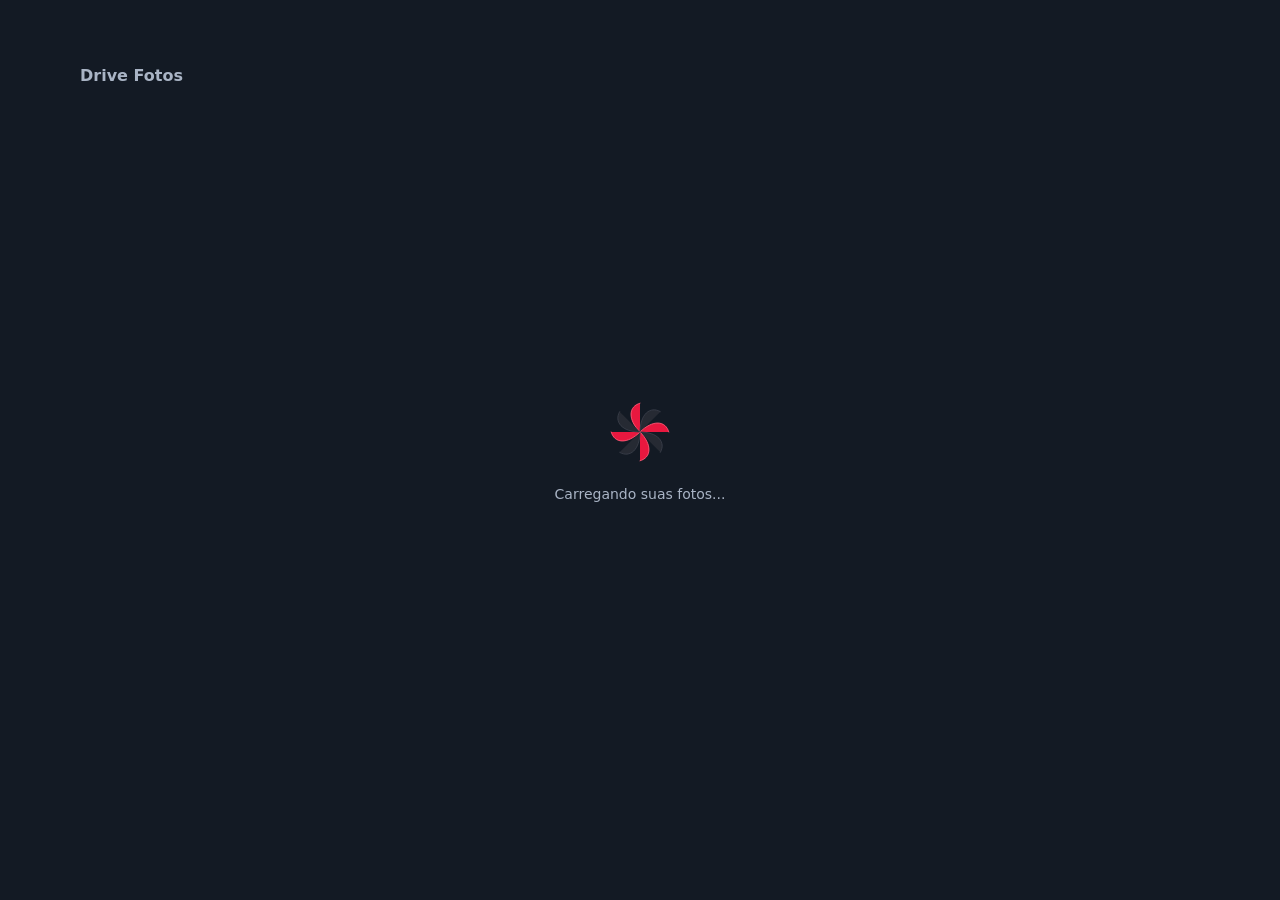
<file: index.html>
<!doctype html>
<html lang="pt-BR">
<head>
  <meta charset="utf-8">
  <meta name="viewport" content="width=device-width, initial-scale=1, viewport-fit=cover">
  <meta name="theme-color" content="#131a24">
  <meta name="robots" content="noindex">
  <title>Drive Fotos</title>
  <meta name="mobile-web-app-capable" content="yes">
  <meta name="apple-mobile-web-app-capable" content="yes">
  <meta name="apple-mobile-web-app-title" content="Drive Fotos">
  <meta name="apple-mobile-web-app-status-bar-style" content="black-translucent">
  <link rel="manifest" href="manifest.webmanifest">
  <link rel="apple-touch-icon" href="icones/icone-180.png">
  <link rel="icon" type="image/svg+xml" href="src/logo.svg">
  <link rel="stylesheet" href="src/style.css">
</head>
<body>
  <div class="puxar" id="puxar" aria-hidden="true">
    <svg class="puxar__anel" viewBox="0 0 24 24">
      <circle class="puxar__trilho" cx="12" cy="12" r="9"/>
      <circle class="puxar__arco" id="puxar-arco" cx="12" cy="12" r="9" pathLength="100" transform="rotate(-90 12 12)"/>
    </svg>
  </div>

  <header class="topo">
    <h1 class="topo__titulo"><img class="logo" id="logo-topo" src="src/logo.svg" alt="" width="24" height="24">Drive Fotos<span class="etiqueta" id="base-de-testes" hidden><span class="etiqueta__resto">base de </span>testes</span></h1>
    <div class="topo__acoes">
      <span class="texto-suave texto-pequeno topo__sincronia" id="sincronia" role="status"></span>
      <button type="button" class="botao botao--fantasma" id="atualizar" hidden>Atualizar</button>
      <button type="button" class="botao botao--secundario mais__abrir" id="mais-abrir" popovertarget="mais" aria-haspopup="menu" aria-expanded="false" hidden>
        Mais
        <svg class="mais__seta" viewBox="0 0 24 24" aria-hidden="true"><path d="M6 9l6 6 6-6"/></svg>
      </button>
    </div>
  </header>

  <nav class="mais" id="mais" popover aria-label="Mais opções">
    <div class="mais__lista">
      <a class="botao botao--fantasma mais__item" href="backup.html">Backup de uma pasta</a>
      <a class="botao botao--fantasma mais__item" id="mais-sem-data" href="#sem-data" hidden>Fotos sem data <span class="mais__detalhe" id="mais-sem-data-quantas"></span></a>
      <a class="botao botao--fantasma mais__item" href="novidades.html">Novidades <span class="mais__detalhe">versão <span id="mais-versao"></span></span></a>
      <div class="mais__divisor" role="separator"></div>
      <button type="button" class="botao botao--fantasma mais__item" id="sair">Sair</button>
    </div>
  </nav>

  <main class="pagina">
    <div class="aviso aviso--erro" id="atualizar-erro" role="alert" hidden>
      <p id="atualizar-erro-texto"></p>
      <button type="button" class="botao botao--secundario" id="atualizar-de-novo">Tentar de novo</button>
    </div>
    <section class="tela carregando" id="tela-carregando">
      <div class="carregando__logo" id="carregando-logo" aria-hidden="true">
        <svg viewBox="0 0 100 100">
          <path d="M50 50 L50.00 10.00 C34.06 14.19 32.46 32.46 50 50Z" fill="#e8183f"/>
          <path d="M50.00 10.00 C34.06 14.19 32.46 32.46 50 50" fill="none" stroke="#ff5c78" stroke-width="1.2" stroke-linecap="round"/>
          <path d="M50 50 L78.28 21.72 C64.05 13.40 50.00 25.20 50 50Z" fill="#262a33"/>
          <path d="M78.28 21.72 C64.05 13.40 50.00 25.20 50 50" fill="none" stroke="#3a3f4b" stroke-width="1.2" stroke-linecap="round"/>
          <path d="M50 50 L90.00 50.00 C85.81 34.06 67.54 32.46 50 50Z" fill="#e8183f"/>
          <path d="M90.00 50.00 C85.81 34.06 67.54 32.46 50 50" fill="none" stroke="#ff5c78" stroke-width="1.2" stroke-linecap="round"/>
          <path d="M50 50 L78.28 78.28 C86.60 64.05 74.80 50.00 50 50Z" fill="#262a33"/>
          <path d="M78.28 78.28 C86.60 64.05 74.80 50.00 50 50" fill="none" stroke="#3a3f4b" stroke-width="1.2" stroke-linecap="round"/>
          <path d="M50 50 L50.00 90.00 C65.94 85.81 67.54 67.54 50 50Z" fill="#e8183f"/>
          <path d="M50.00 90.00 C65.94 85.81 67.54 67.54 50 50" fill="none" stroke="#ff5c78" stroke-width="1.2" stroke-linecap="round"/>
          <path d="M50 50 L21.72 78.28 C35.95 86.60 50.00 74.80 50 50Z" fill="#262a33"/>
          <path d="M21.72 78.28 C35.95 86.60 50.00 74.80 50 50" fill="none" stroke="#3a3f4b" stroke-width="1.2" stroke-linecap="round"/>
          <path d="M50 50 L10.00 50.00 C14.19 65.94 32.46 67.54 50 50Z" fill="#e8183f"/>
          <path d="M10.00 50.00 C14.19 65.94 32.46 67.54 50 50" fill="none" stroke="#ff5c78" stroke-width="1.2" stroke-linecap="round"/>
          <path d="M50 50 L21.72 21.72 C13.40 35.95 25.20 50.00 50 50Z" fill="#262a33"/>
          <path d="M21.72 21.72 C13.40 35.95 25.20 50.00 50 50" fill="none" stroke="#3a3f4b" stroke-width="1.2" stroke-linecap="round"/>
        </svg>
      </div>
      <p class="carregando__texto" role="status">Carregando suas fotos...</p>
    </section>
        </div>
      </div>
    </section>

    <section class="tela tela--centro" id="tela-erro" hidden>
      <h2 class="tela__titulo" tabindex="-1">Não deu para carregar</h2>
      <p class="texto-suave" id="erro-mensagem"></p>
      <div class="pilha">
        <button type="button" class="botao botao--primario" id="erro-recarregar">Tentar de novo</button>
        <button type="button" class="botao botao--fantasma" id="erro-trocar-token">Trocar token</button>
      </div>
    </section>

    <section class="tela" id="tela-sem-data" hidden>
      <div class="tela__cabeca">
        <a class="botao botao--secundario voltar" href="#">
          <svg class="voltar__seta" viewBox="0 0 24 24" aria-hidden="true"><path d="M15 5l-7 7 7 7"/></svg>
          Voltar para as fotos
        </a>
        <div>
          <h2 class="tela__titulo" tabindex="-1">Fotos sem data</h2>
          <p class="texto-suave" id="sem-data-explica">Estas subiram com a data do envio. Escolha quando cada uma foi tirada: ela passa para o dia e o ano certos.</p>
        </div>
      </div>
      <p class="campo__erro" id="pendentes-erro" role="alert" hidden></p>
      <div class="tela tela--centro" id="pendentes-lendo" hidden>
        <div class="girador" aria-hidden="true"></div>
        <p role="status">Lendo os dados das fotos...</p>
      </div>
      <div class="tela tela--centro" id="pendentes-vazia" hidden>
        <p class="tela__titulo">Nenhuma foto sem data</p>
        <p class="texto-suave">Quando você enviar uma foto sem escolher a data, ela aparece aqui.</p>
      </div>
      <div class="pendentes" id="pendentes"></div>
    </section>

    <section class="tela" id="tela-principal" hidden>
      <h2 class="so-leitor" tabindex="-1">Suas fotos</h2>
      <div class="envio">
        <button type="button" class="zona" id="zona">
          <svg class="zona__icone" viewBox="0 0 24 24" aria-hidden="true"><path d="M12 16V5m0 0-4.5 4.5M12 5l4.5 4.5M5 19h14"/></svg>
          <span class="zona__titulo" id="zona-titulo">Enviar fotos</span>
          <span class="zona__detalhe" id="zona-detalhe">Toque para escolher ou arraste as fotos para cá</span>
          <span class="zona__barra" id="zona-barra" role="progressbar" aria-valuemin="0" aria-valuemax="100" hidden><span class="zona__barra-cheia" id="zona-barra-cheia"></span></span>
        </button>
        <input type="file" id="zona-entrada" accept="image/jpeg,image/png,image/webp,image/gif,image/avif,image/bmp" multiple hidden>
        <p class="campo__erro" id="zona-erro" role="alert" hidden></p>
        <p class="so-leitor" id="envio-status" role="status"></p>
        <div class="fila" id="fila" hidden>
          <div class="fila__topo">
            <p id="fila-resumo" role="status"></p>
            <button type="button" class="botao botao--fantasma" id="fila-limpar">Dispensar</button>
          </div>
          <ol class="fila__lista" id="fila-lista"></ol>
        </div>
      </div>
      <div class="tela tela--centro" id="principal-vazia" hidden>
        <p class="tela__titulo">Nenhuma foto guardada ainda</p>
        <p class="texto-suave">Envie a primeira pelo botão acima.</p>
      </div>
      <section class="favoritas" id="favoritas-destaque" aria-labelledby="favoritas-titulo" hidden>
        <div class="favoritas__cabeca">
          <h2 class="favoritas__titulo" id="favoritas-titulo"><svg class="coracao coracao--cheio" viewBox="0 0 24 24" aria-hidden="true"><path d="M12 20.5s-7.5-4.6-7.5-10.3A4.2 4.2 0 0 1 12 7.6a4.2 4.2 0 0 1 7.5 2.6c0 5.7-7.5 10.3-7.5 10.3z"/></svg>Favoritas <span class="favoritas__quantas" id="favoritas-quantas"></span></h2>
          <a class="botao botao--fantasma" href="#favoritas">Ver todas</a>
        </div>
        <ul class="favoritas__faixa" id="favoritas-faixa"></ul>
      </section>
      <div class="favoritas__filtro" id="favoritas-filtro" hidden>
        <h2 class="favoritas__titulo" tabindex="-1" id="favoritas-filtro-titulo"><svg class="coracao coracao--cheio" viewBox="0 0 24 24" aria-hidden="true"><path d="M12 20.5s-7.5-4.6-7.5-10.3A4.2 4.2 0 0 1 12 7.6a4.2 4.2 0 0 1 7.5 2.6c0 5.7-7.5 10.3-7.5 10.3z"/></svg>Favoritas <span class="favoritas__quantas" id="favoritas-filtro-quantas"></span></h2>
        <a class="botao botao--secundario" href="#">Voltar para todas</a>
      </div>
      <p class="favoritas__vazia" id="favoritas-vazia" hidden>Nenhuma favorita ainda. Abra uma foto e toque no coração para guardar aqui.</p>
      <a class="aviso aviso--link" id="principal-pendentes" href="#sem-data" hidden></a>
      <div class="selecao-topo" id="selecao-topo" hidden>
        <button type="button" class="botao botao--secundario" id="entrar-selecao">Selecionar</button>
      </div>
      <div class="dias" id="grade"></div>
    </section>
  </main>

  <div class="barra-selecao" id="barra-selecao" role="toolbar" aria-label="Ações das fotos selecionadas" hidden>
    <div class="barra-selecao__conteudo">
      <p class="barra-selecao__contagem" id="selecao-contagem" role="status" aria-live="polite"></p>
      <div class="barra-selecao__acoes">
        <button type="button" class="botao botao--secundario" id="favoritar-selecionadas" disabled>Favoritar</button>
        <button type="button" class="botao botao--perigo" id="apagar-selecionadas" disabled>Apagar</button>
        <button type="button" class="botao botao--secundario" id="cancelar-selecao">Cancelar</button>
      </div>
    </div>
  </div>

  <footer class="rodape">
    <span class="texto-suave texto-pequeno">Drive Fotos · versão <span id="versao"></span></span>
  </footer>

  <button type="button" class="botao botao--secundario inicio" id="ir-ao-inicio" aria-label="Ir para o início" title="Ir para o início" hidden>
    <svg class="voltar__seta" viewBox="0 0 24 24" aria-hidden="true"><path d="M12 19V5m0 0-6 6m6-6 6 6"/></svg>
  </button>

  <aside class="uso" id="uso" aria-label="Armazenamento" hidden>
    <svg class="uso__icone" viewBox="0 0 24 24" aria-hidden="true"><path d="M19.35 10.04A7.49 7.49 0 0 0 12 4a7.5 7.5 0 0 0-6.65 4.04A6 6 0 0 0 6 20h13a5 5 0 0 0 .35-9.96Z"/></svg>
    <span class="uso__valor" id="uso-valor"></span>
    <span class="uso__detalhe" id="uso-detalhe"></span>
  </aside>

  <div class="veu" id="veu" aria-hidden="true" hidden>
    <div class="veu__quadro">
      <svg class="veu__icone" viewBox="0 0 24 24"><path d="M12 16V5m0 0-4.5 4.5M12 5l4.5 4.5M5 19h14"/></svg>
      <p class="tela__titulo">Solte para enviar</p>
    </div>
  </div>

  <div class="atalho" id="atalho" hidden>
    <span class="atalho__foto" id="atalho-foto"></span>
    <p class="atalho__texto" id="atalho-texto"></p>
    <button type="button" class="botao botao--primario" id="atalho-ver">Ver foto</button>
    <button type="button" class="botao botao--fantasma" id="atalho-fechar">Fechar</button>
  </div>

  <dialog class="visor" id="visor" aria-label="Foto aberta">
    <div class="visor__ambiente" id="visor-ambiente" aria-hidden="true">
      <img class="visor__desfoque" alt="">
      <img class="visor__desfoque" alt="">
      <div class="visor__vinheta"></div>
    </div>
    <div class="visor__topo" id="visor-topo">
      <p class="visor__legenda"><span id="visor-legenda"></span><span class="texto-suave texto-pequeno" id="visor-posicao"></span></p>
      <div class="visor__acoes">
        <button type="button" class="botao botao--fantasma visor__info" id="visor-info" aria-pressed="false" aria-controls="visor-painel">Informações</button>
        <button type="button" class="botao botao--fantasma visor__zoom" id="visor-zoom" aria-pressed="false">Ampliar</button>
        <button type="button" class="botao botao--fantasma" id="visor-fechar">Fechar</button>
      </div>
    </div>
    <div class="visor__corpo">
      <div class="visor__palco" id="visor-palco">
        <div class="visor__foto" id="visor-foto">
          <img id="visor-previa" alt="" hidden>
          <img id="visor-original" alt="" hidden>
        </div>
        <div class="girador visor__girador" id="visor-carregando" role="status" aria-label="Carregando a foto" hidden></div>
        <div class="visor__erro" id="visor-erro" role="alert" hidden>
          <p id="visor-erro-texto"></p>
          <button type="button" class="botao botao--primario" id="visor-tentar">Tentar de novo</button>
        </div>
        <button type="button" class="botao visor__seta visor__seta--anterior" id="visor-anterior" aria-label="Foto anterior">
          <svg viewBox="0 0 24 24" aria-hidden="true"><path d="M15 5l-7 7 7 7"/></svg>
        </button>
        <button type="button" class="botao visor__seta visor__seta--proxima" id="visor-proxima" aria-label="Próxima foto">
          <svg viewBox="0 0 24 24" aria-hidden="true"><path d="M9 5l7 7-7 7"/></svg>
        </button>
      </div>
      <aside class="visor__painel" id="visor-painel" aria-label="Informações da foto" hidden>
        <p class="texto-suave texto-pequeno" id="painel-tipo"></p>
        <h2 class="visor__nome" id="painel-nome"></h2>
        <dl class="visor__dados" id="painel-dados"></dl>
        <div class="visor__analise" id="painel-analise" hidden>
          <h3 class="visor__subtitulo">Paleta dominante</h3>
          <ul class="visor__paleta" id="painel-paleta"></ul>
          <p class="visor__linha"><span>Luminância média</span><b id="painel-luminancia"></b></p>
        </div>
      </aside>
    </div>
    <p class="visor__confirmacao" id="visor-confirmacao" role="status" hidden>
      <svg class="visor__confirmacao-icone" viewBox="0 0 24 24" aria-hidden="true"><path d="M5 12.5l4.5 4.5L19 7.5"/></svg>
      <span id="visor-confirmacao-texto"></span>
    </p>
    <div class="visor__rodape" id="visor-rodape">
      <p class="campo__erro" id="visor-aviso" role="alert" hidden></p>
      <div class="visor__botoes">
        <button type="button" class="botao botao--fantasma visor__acao visor__acao--favorita" id="visor-favoritar" aria-pressed="false" title="Favoritar"><svg class="visor__icone coracao" viewBox="0 0 24 24" aria-hidden="true"><path d="M12 20.5s-7.5-4.6-7.5-10.3A4.2 4.2 0 0 1 12 7.6a4.2 4.2 0 0 1 7.5 2.6c0 5.7-7.5 10.3-7.5 10.3z"/></svg><span class="visor__rotulo">Favoritar</span></button>
        <button type="button" class="botao botao--fantasma visor__acao" id="visor-baixar" title="Baixar"><svg class="visor__icone" viewBox="0 0 24 24" aria-hidden="true"><path d="M12 4v11m0 0l-4.5-4.5M12 15l4.5-4.5M5 19.5h14"/></svg><span class="visor__rotulo">Baixar</span></button>
        <button type="button" class="botao botao--fantasma visor__acao" id="visor-link" title="Copiar link"><svg class="visor__icone" viewBox="0 0 24 24" aria-hidden="true"><path d="M10 14a4 4 0 005.7 0l3-3a4 4 0 00-5.7-5.7l-1 1M14 10a4 4 0 00-5.7 0l-3 3a4 4 0 005.7 5.7l1-1"/></svg><span class="visor__rotulo">Copiar link</span></button>
        <button type="button" class="botao botao--fantasma visor__acao" id="visor-renomear" title="Renomear"><svg class="visor__icone" viewBox="0 0 24 24" aria-hidden="true"><path d="M4 20h4L18.5 9.5a2.1 2.1 0 00-3-3L5 17v3zM13.5 8.5l3 3"/></svg><span class="visor__rotulo">Renomear</span></button>
        <span class="visor__divisor" aria-hidden="true"></span>
        <button type="button" class="botao botao--fantasma visor__acao visor__acao--apagar" id="visor-apagar" title="Apagar"><svg class="visor__icone" viewBox="0 0 24 24" aria-hidden="true"><path d="M4.5 7h15M9.5 7V4.5h5V7M6.5 7l.8 12.5h9.4L17.5 7M10 11v5M14 11v5"/></svg><span class="visor__rotulo">Apagar</span></button>
      </div>
    </div>
  </dialog>

  <dialog class="dialogo" id="renomear" aria-labelledby="renomear-titulo">
    <form id="renomear-form" novalidate>
      <h2 class="tela__titulo" id="renomear-titulo">Renomear foto</h2>
      <label class="campo__rotulo" for="renomear-nome">Nome</label>
      <div class="campo-com-sufixo">
        <input class="campo" id="renomear-nome" type="text" autocomplete="off" spellcheck="false" maxlength="120" aria-describedby="renomear-erro">
        <span class="texto-suave" id="renomear-extensao"></span>
      </div>
      <p class="campo__erro" id="renomear-erro" hidden></p>
      <div class="dialogo__acoes">
        <button type="submit" class="botao botao--primario" id="renomear-salvar">Salvar</button>
        <button type="button" class="botao botao--secundario" id="renomear-cancelar">Cancelar</button>
      </div>
    </form>
  </dialog>

  <dialog class="dialogo" id="apagar" aria-labelledby="apagar-titulo" aria-describedby="apagar-nome">
    <form id="apagar-form">
      <div class="dialogo__alvo">
        <img class="dialogo__miniatura" id="apagar-miniatura" alt="" width="64" height="64" hidden>
        <div class="dialogo__alvo-texto">
          <h2 class="tela__titulo" id="apagar-titulo">Apagar esta foto?</h2>
          <p class="dialogo__nome" id="apagar-nome"></p>
          <p class="texto-suave texto-pequeno" id="apagar-data"></p>
        </div>
      </div>
      <p class="texto-suave texto-pequeno">Ela sai do app e deste aparelho. No repositório, continua no histórico, e o espaço não é liberado.</p>
      <p class="campo__erro" id="apagar-erro" role="alert" hidden></p>
      <div class="dialogo__acoes">
        <button type="submit" class="botao botao--perigo" id="apagar-confirmar" autofocus>Apagar foto</button>
        <button type="button" class="botao botao--secundario" id="apagar-cancelar">Cancelar</button>
      </div>
    </form>
  </dialog>

  <dialog class="dialogo" id="apagar-selecao" aria-labelledby="apagar-selecao-titulo" aria-describedby="apagar-selecao-aviso">
    <form id="apagar-selecao-form">
      <h2 class="tela__titulo" id="apagar-selecao-titulo"></h2>
      <p class="texto-suave" id="apagar-selecao-aviso"></p>
      <p class="texto-suave texto-pequeno">Elas saem do app e deste aparelho. No repositório, continuam no histórico, e o espaço não é liberado.</p>
      <p class="campo__erro" id="apagar-selecao-erro" role="alert" hidden></p>
      <div class="dialogo__acoes">
        <button type="submit" class="botao botao--perigo" id="apagar-selecao-confirmar"></button>
        <button type="button" class="botao botao--secundario" id="apagar-selecao-cancelar">Cancelar</button>
      </div>
    </form>
  </dialog>

  <dialog class="dialogo" id="repetidas" aria-labelledby="repetidas-titulo" aria-describedby="repetidas-detalhe">
    <form method="dialog">
      <h2 class="tela__titulo" id="repetidas-titulo"></h2>
      <p class="texto-suave texto-pequeno" id="repetidas-detalhe"></p>
      <ul class="repetidas" id="repetidas-lista" tabindex="0" aria-label="Fotos repetidas"></ul>
      <div class="dialogo__acoes">
        <button type="submit" class="botao botao--primario" value="concluir" id="repetidas-concluir" autofocus>Não enviar</button>
        <button type="submit" class="botao botao--secundario" value="manter" id="repetidas-manter">Manter as duas</button>
        <button type="button" class="botao botao--secundario" id="repetidas-todas" hidden>Marcar todas</button>
      </div>
    </form>
  </dialog>

  <dialog class="dialogo" id="sem-data" aria-labelledby="sem-data-titulo" aria-describedby="sem-data-detalhe">
    <form method="dialog">
      <h2 class="tela__titulo" id="sem-data-titulo"></h2>
      <p class="texto-suave texto-pequeno" id="sem-data-detalhe"></p>
      <ul class="sem-data" id="sem-data-lista" tabindex="0" aria-label="Fotos sem data"></ul>
      <div class="dialogo__acoes">
        <button type="submit" class="botao botao--primario" value="enviar" id="sem-data-enviar" autofocus>Enviar com a data de hoje</button>
        <button type="submit" class="botao botao--secundario" value="nao-enviar" formnovalidate>Não enviar</button>
      </div>
    </form>
  </dialog>

  <dialog class="dialogo" id="confirmar-sair" aria-labelledby="confirmar-sair-titulo">
    <form method="dialog">
      <h2 class="tela__titulo" id="confirmar-sair-titulo">Sair e apagar o token?</h2>
      <p class="texto-suave">O token e as fotos guardadas somem deste navegador, e o GitHub não mostra o token de novo. Se você não tiver ele guardado, vai precisar gerar outro para entrar.</p>
      <div class="dialogo__acoes">
        <button type="submit" class="botao botao--perigo" value="sair">Sair e apagar o token</button>
        <button type="submit" class="botao botao--secundario" value="cancelar" autofocus>Cancelar</button>
      </div>
    </form>
  </dialog>

  <dialog class="dialogo login" id="login" aria-labelledby="login-titulo">
    <form id="login-form" novalidate>
      <img class="logo logo--grande" src="src/logo.svg" alt="" width="48" height="48">
      <h2 class="tela__titulo" id="login-titulo">Entrar no Drive Fotos</h2>
      <p class="texto-suave">As fotos ficam num repositório privado do GitHub. Gere um token só para ele, na conta dona do repositório:</p>
      <ol class="login__passos texto-suave">
        <li>GitHub &gt; Settings &gt; Developer settings &gt; Personal access tokens &gt; <strong>Fine-grained tokens</strong>.</li>
        <li><strong>Generate new token</strong>, com acesso só ao repositório <strong id="login-repo"></strong>.</li>
        <li>Permissão <strong>Contents: Read and write</strong>.</li>
      </ol>
      <label class="campo__rotulo" for="login-token">Token do GitHub</label>
      <input class="campo" id="login-token" type="password" autocomplete="off" spellcheck="false" aria-describedby="login-erro">
      <p class="campo__erro" id="login-erro" hidden></p>
      <p class="texto-suave texto-pequeno">O token fica guardado só neste navegador.</p>
      <div class="pilha">
        <button type="submit" class="botao botao--primario" id="login-entrar">Entrar</button>
        <button type="button" class="botao botao--secundario" id="login-cancelar" hidden>Cancelar</button>
      </div>
    </form>
  </dialog>

  <script type="module" src="src/app.js"></script>
</body>
</html>
</file>
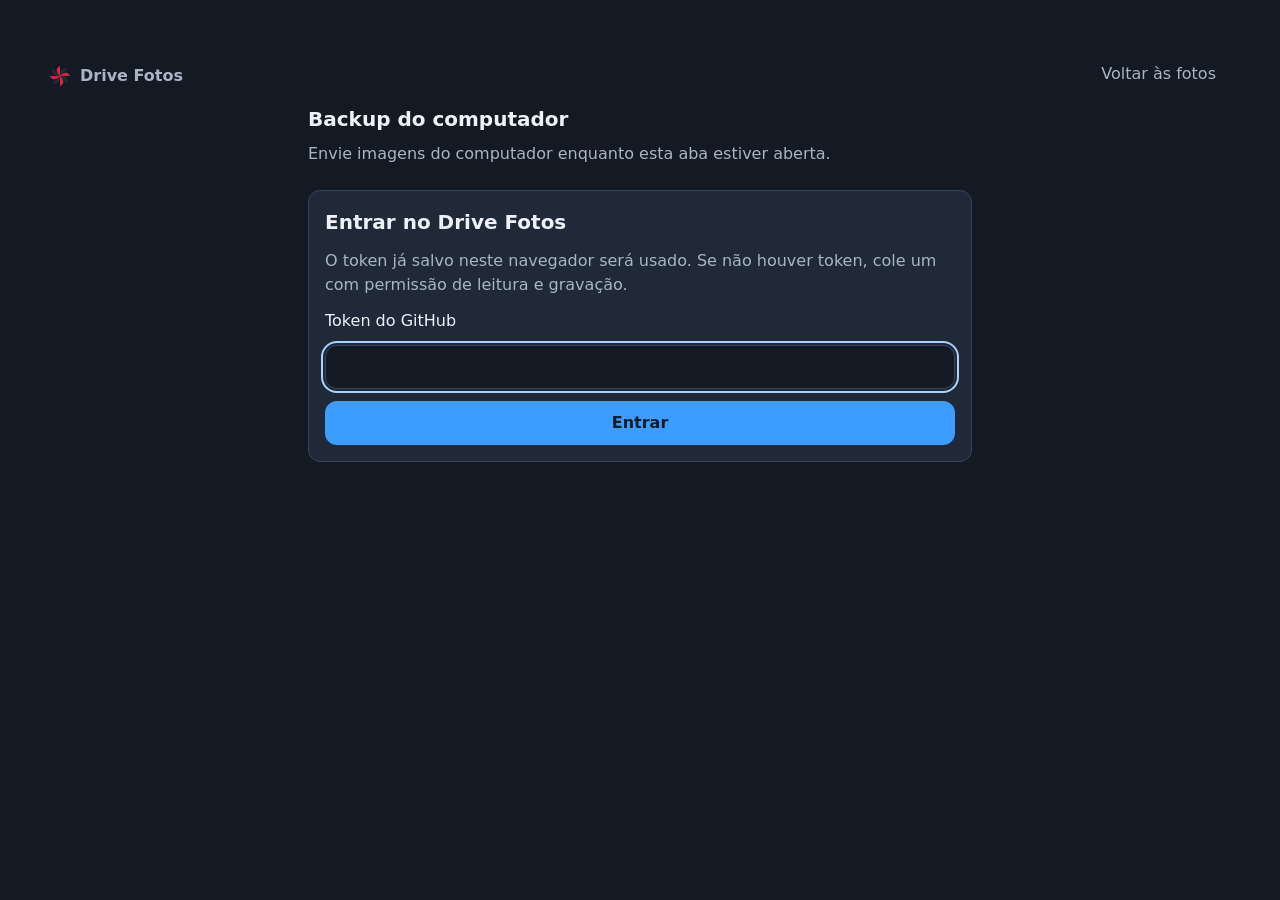
<file: backup.html>
<!doctype html>
<html lang="pt-BR">
<head>
  <meta charset="utf-8">
  <meta name="viewport" content="width=device-width, initial-scale=1, viewport-fit=cover">
  <meta name="theme-color" content="#131a24">
  <meta name="robots" content="noindex">
  <title>Backup do acervo · Drive Fotos</title>
  <link rel="icon" type="image/svg+xml" href="src/logo.svg">
  <link rel="stylesheet" href="src/style.css">
</head>
<body>
  <header class="topo">
    <p class="topo__titulo"><img class="logo" src="src/logo.svg" alt="" width="24" height="24">Drive Fotos</p>
    <a class="botao botao--fantasma" href="index.html">Voltar às fotos</a>
  </header>

  <main class="pagina backup-pagina">
    <section class="backup-pagina__cabeca">
      <h1 class="tela__titulo">Backup do computador</h1>
      <p class="texto-suave">Envie imagens do computador enquanto esta aba estiver aberta.</p>
    </section>

    <section class="aviso" id="backup-interrompido" hidden role="status">
      Um backup anterior foi interrompido. Escolha a mesma pasta de novo: o que já foi enviado não sobe outra vez.
    </section>

    <section class="backup" id="backup-login" hidden>
      <h2 class="tela__titulo">Entrar no Drive Fotos</h2>
      <p class="texto-suave">O token já salvo neste navegador será usado. Se não houver token, cole um com permissão de leitura e gravação.</p>
      <form class="backup__escolha" id="backup-login-form">
        <label for="backup-token">Token do GitHub</label>
        <input class="campo" id="backup-token" type="password" autocomplete="off" spellcheck="false">
        <p class="campo__erro" id="backup-login-erro" role="alert" hidden></p>
        <button class="botao botao--primario" id="backup-login-entrar" type="submit">Entrar</button>
      </form>
    </section>

    <section class="backup" id="backup-conteudo" hidden>
      <p class="campo__erro" id="backup-erro" role="alert" hidden></p>
      <div class="backup__escolha" id="backup-escolha">
        <h2 class="backup__titulo">Selecione uma origem</h2>
        <div class="backup__acoes">
          <button type="button" class="botao botao--primario" id="backup-escolher-pasta">Escolher pasta</button>
          <button type="button" class="botao botao--secundario" id="backup-escolher-arquivos">Escolher arquivos</button>
        </div>
        <input type="file" id="backup-entrada-pasta" multiple webkitdirectory hidden>
        <input type="file" id="backup-entrada-arquivos" multiple hidden>
        <p class="texto-suave texto-pequeno" id="backup-limite-navegador" hidden>Este navegador não permite escolher pastas. Escolha várias imagens pelo seletor de arquivos.</p>
        <p class="texto-suave texto-pequeno">Pastas incluem as subpastas. Entram JPEG, PNG, WebP, GIF, AVIF e BMP. HEIC, TIFF, RAW, imagens acima de 25 MB, vídeos e outros arquivos ficam de fora. A pasta original não será alterada.</p>
      </div>

      <div class="backup__resumo" id="backup-resumo" hidden>
        <h2 class="backup__titulo" id="backup-resumo-titulo" tabindex="-1"></h2>
        <p class="texto-suave" id="backup-resumo-texto"></p>
        <ul class="backup__detalhes texto-suave texto-pequeno" id="backup-detalhes"></ul>
        <div id="backup-repetidas" hidden>
          <p>O conteúdo destas fotos já existe com outro nome. Marque as que deseja manter como cópias:</p>
          <ul class="backup__repetidas-lista" id="backup-repetidas-lista"></ul>
        </div>
        <details id="backup-ignorados" hidden>
          <summary id="backup-ignorados-titulo"></summary>
          <ul class="backup__lista texto-pequeno" id="backup-ignorados-lista"></ul>
        </details>
        <p class="aviso aviso--forte" id="backup-limite" role="status" hidden></p>
        <div class="backup__acoes">
          <button type="button" class="botao botao--primario" id="backup-iniciar" disabled>Iniciar backup</button>
          <button type="button" class="botao botao--secundario" id="backup-nova-escolha">Escolher outra origem</button>
          <button type="button" class="botao botao--fantasma" id="backup-relatorio-resumo" hidden>Baixar relatório da conferência</button>
        </div>
      </div>

      <div class="backup__andamento" id="backup-andamento" hidden>
        <p id="backup-status" role="status" aria-live="polite"></p>
        <div class="backup__placar">
          <p class="backup__percentual" id="backup-percentual" aria-hidden="true"></p>
          <p class="texto-suave" id="backup-tempo"></p>
        </div>
        <progress id="backup-progresso" max="100" value="0" aria-label="Progresso do backup"></progress>
        <p class="texto-suave texto-pequeno" id="backup-atual"></p>
        <p class="texto-suave texto-pequeno" id="backup-contagem"></p>
        <details id="backup-lista-detalhes">
          <summary>Estado dos arquivos</summary>
          <ul class="backup__lista" id="backup-lista"></ul>
        </details>
        <div class="backup__acoes">
          <button type="button" class="botao botao--secundario" id="backup-pausar" hidden>Pausar</button>
          <button type="button" class="botao botao--primario" id="backup-retomar-botao" hidden>Retomar</button>
          <button type="button" class="botao botao--fantasma" id="backup-cancelar" hidden>Cancelar backup</button>
          <button type="button" class="botao botao--fantasma" id="backup-tentar-erros" hidden>Tentar novamente os que falharam</button>
          <button type="button" class="botao botao--fantasma" id="backup-relatorio" hidden>Baixar relatório</button>
          <button type="button" class="botao botao--fantasma" id="backup-nova-escolha-final" hidden>Escolher outra origem</button>
          <button type="button" class="botao botao--fantasma" id="backup-login-trocar">Trocar token</button>
        </div>
      </div>
    </section>
  </main>

  <script type="module" src="src/backup-app.js"></script>
</body>
</html>
</file>
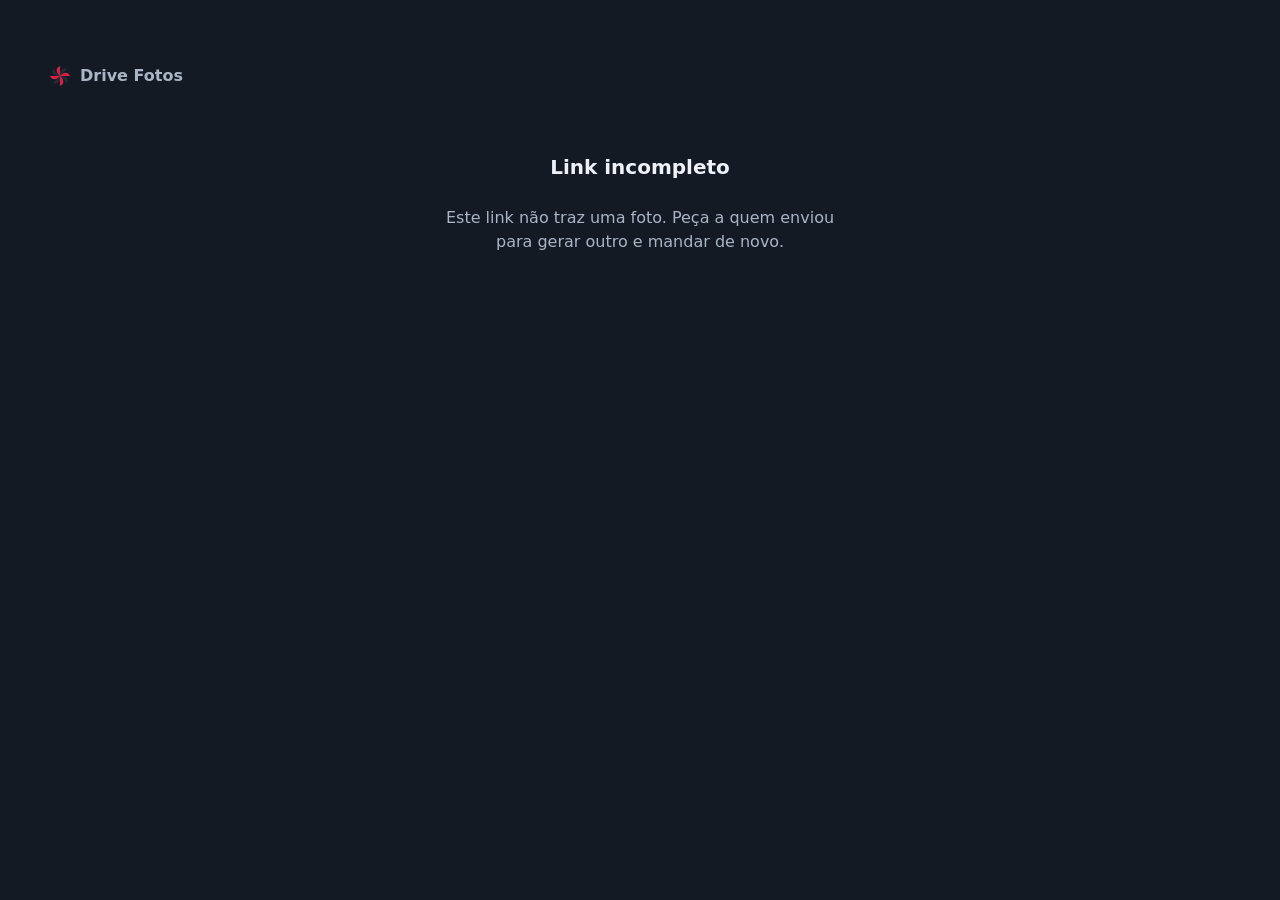
<file: baixar.html>
<!doctype html>
<html lang="pt-BR">
<head>
  <meta charset="utf-8">
  <meta name="viewport" content="width=device-width, initial-scale=1, viewport-fit=cover">
  <meta name="theme-color" content="#131a24">
  <meta name="robots" content="noindex">
  <meta name="referrer" content="no-referrer">
  <title>Baixar foto · Drive Fotos</title>
  <link rel="icon" type="image/svg+xml" href="src/logo.svg">
  <link rel="stylesheet" href="src/style.css">
</head>
<body>
  <header class="topo">
    <p class="topo__titulo"><img class="logo" src="src/logo.svg" alt="" width="24" height="24">Drive Fotos</p>
  </header>

  <main class="pagina">
    <section class="tela tela--centro" id="baixar-preparando">
      <div class="girador" aria-hidden="true"></div>
      <h1 class="tela__titulo">Preparando o download</h1>
      <p class="texto-suave" role="status">Buscando a foto...</p>
    </section>

    <section class="tela tela--centro" id="baixar-pronta" hidden>
      <img class="baixar__previa" id="baixar-previa" alt="">
      <div>
        <h1 class="tela__titulo baixar__nome" id="baixar-nome"></h1>
        <p class="texto-suave texto-pequeno" id="baixar-tamanho"></p>
      </div>
      <div class="pilha">
        <a class="botao botao--primario baixar__botao" id="baixar-link">Baixar</a>
      </div>
      <p class="texto-suave texto-pequeno" role="status">O download começa sozinho. Se não começar, toque em "Baixar".</p>
    </section>

    <section class="tela tela--centro" id="baixar-erro" hidden>
      <h1 class="tela__titulo" id="baixar-erro-titulo"></h1>
      <p class="texto-suave" id="baixar-erro-texto" role="alert"></p>
      <div class="pilha">
        <button type="button" class="botao botao--primario" id="baixar-de-novo" hidden>Tentar de novo</button>
      </div>
    </section>
  </main>

  <script type="module" src="src/baixar.js"></script>
</body>
</html>
</file>
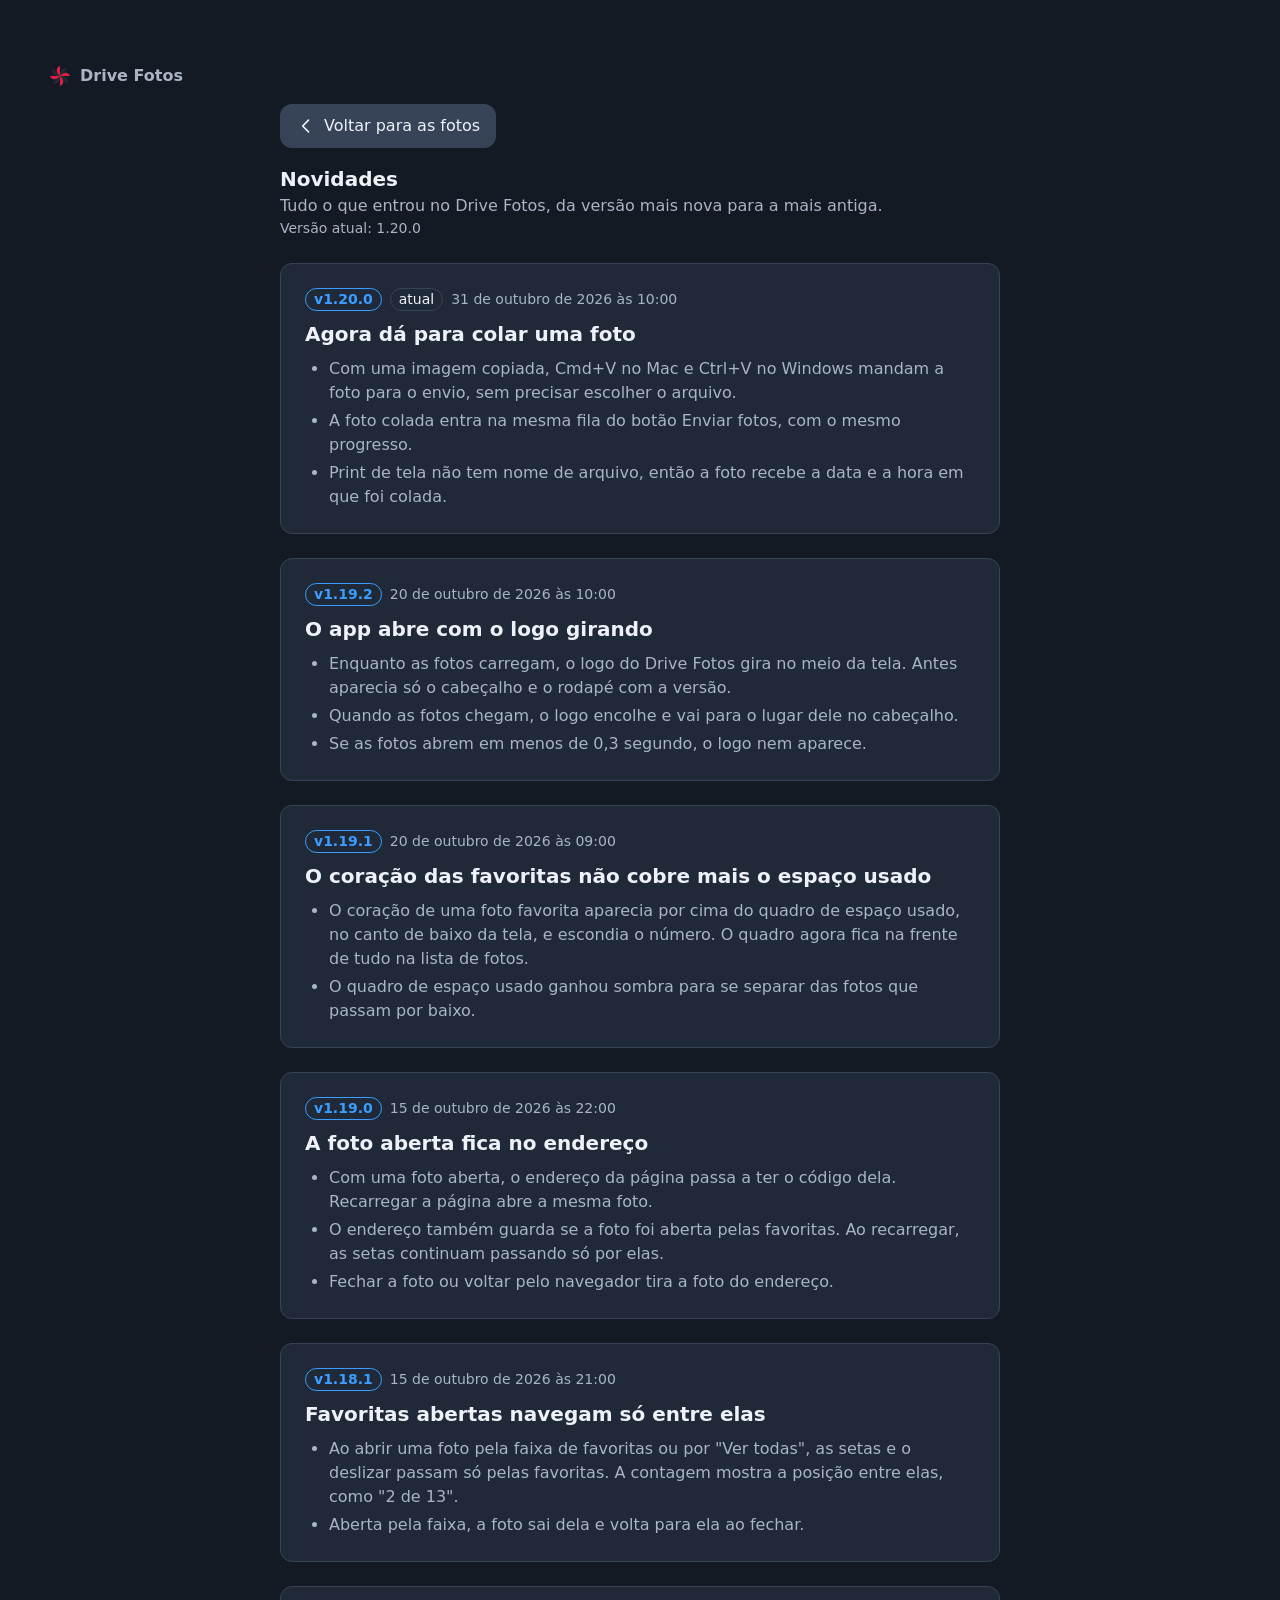
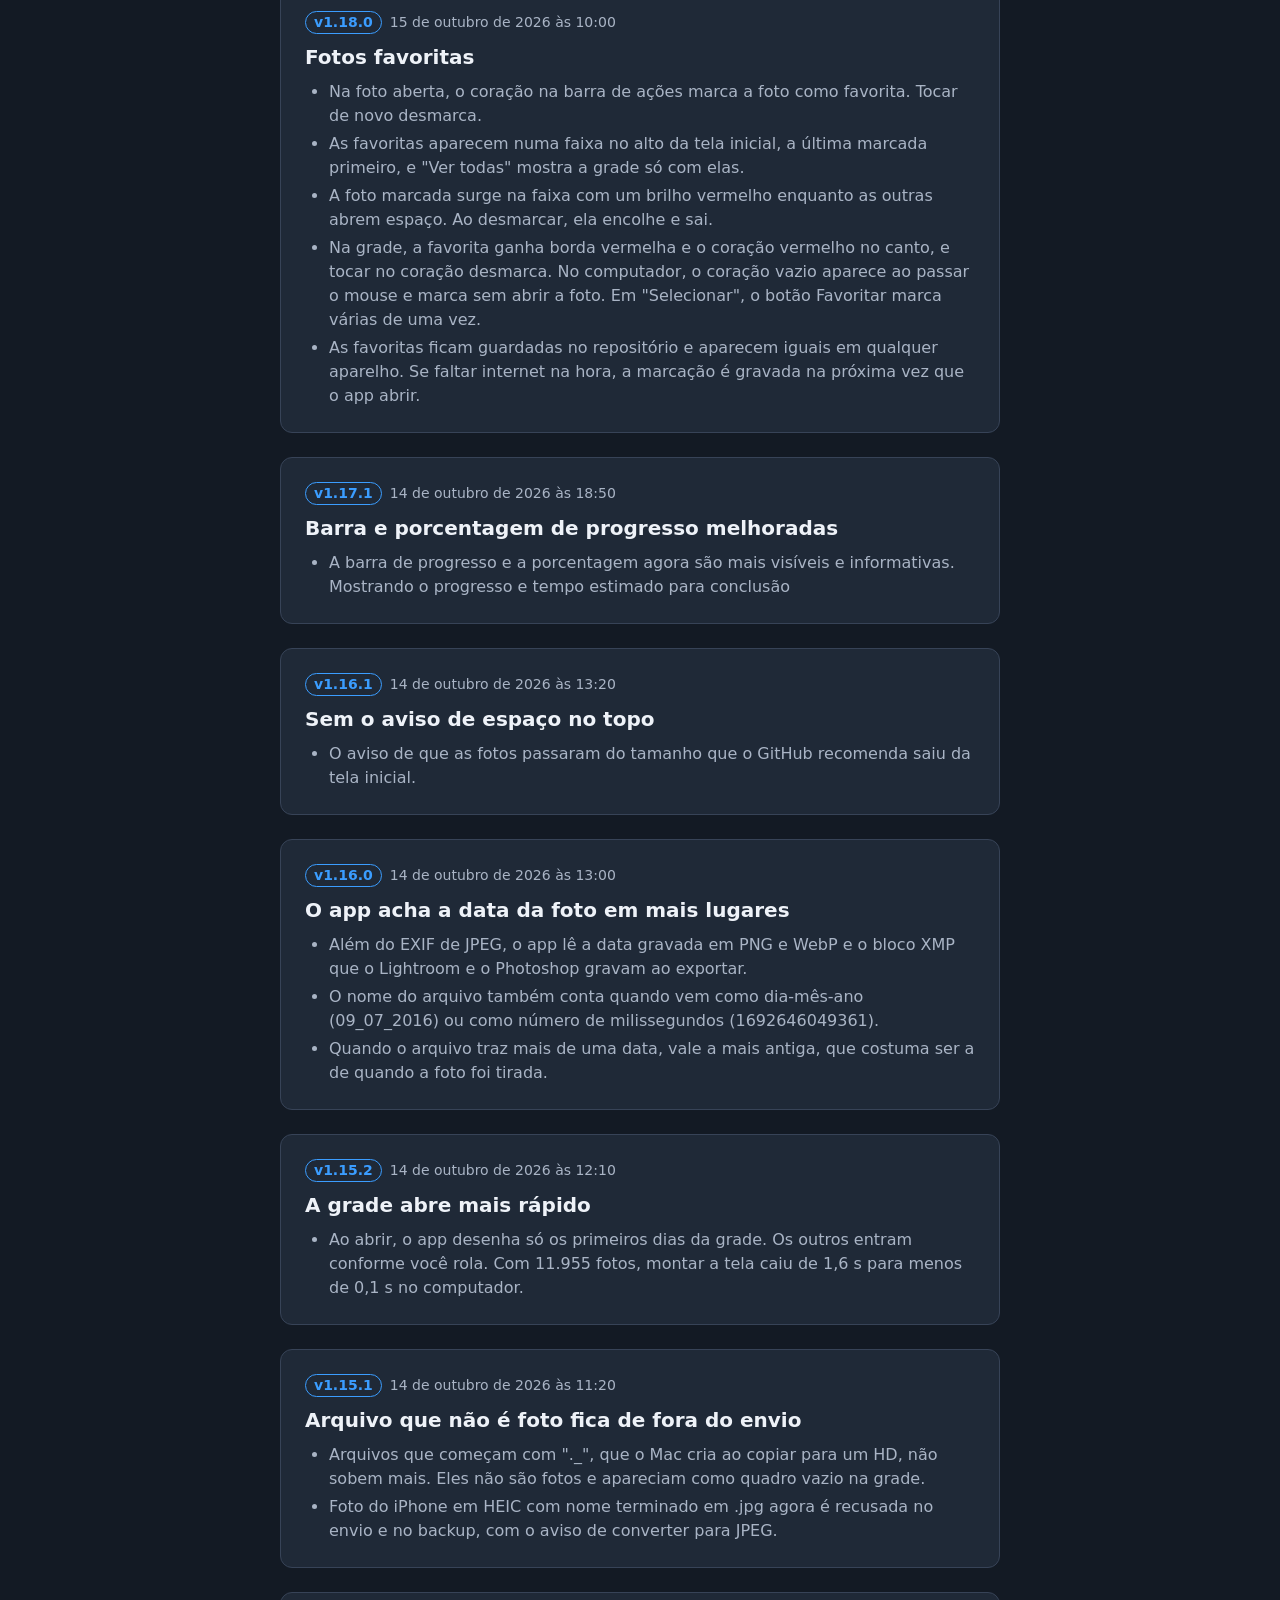
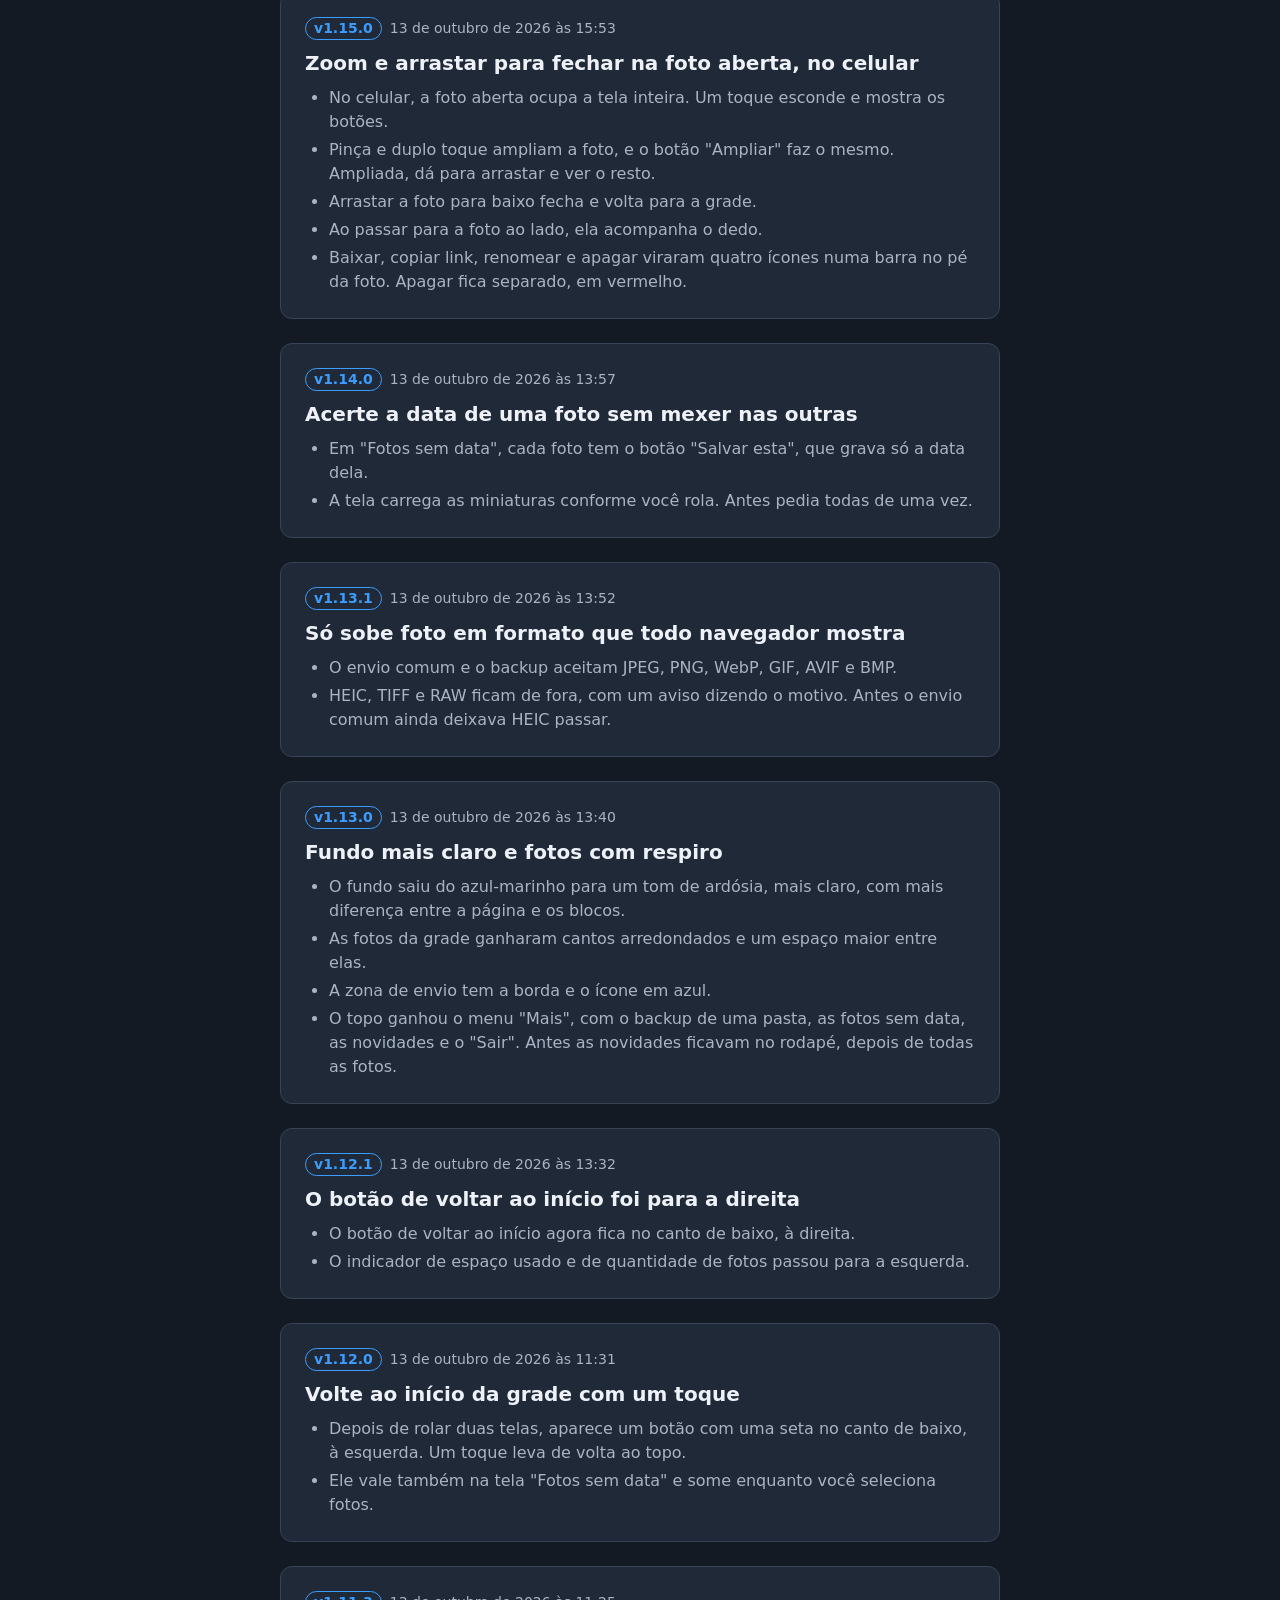
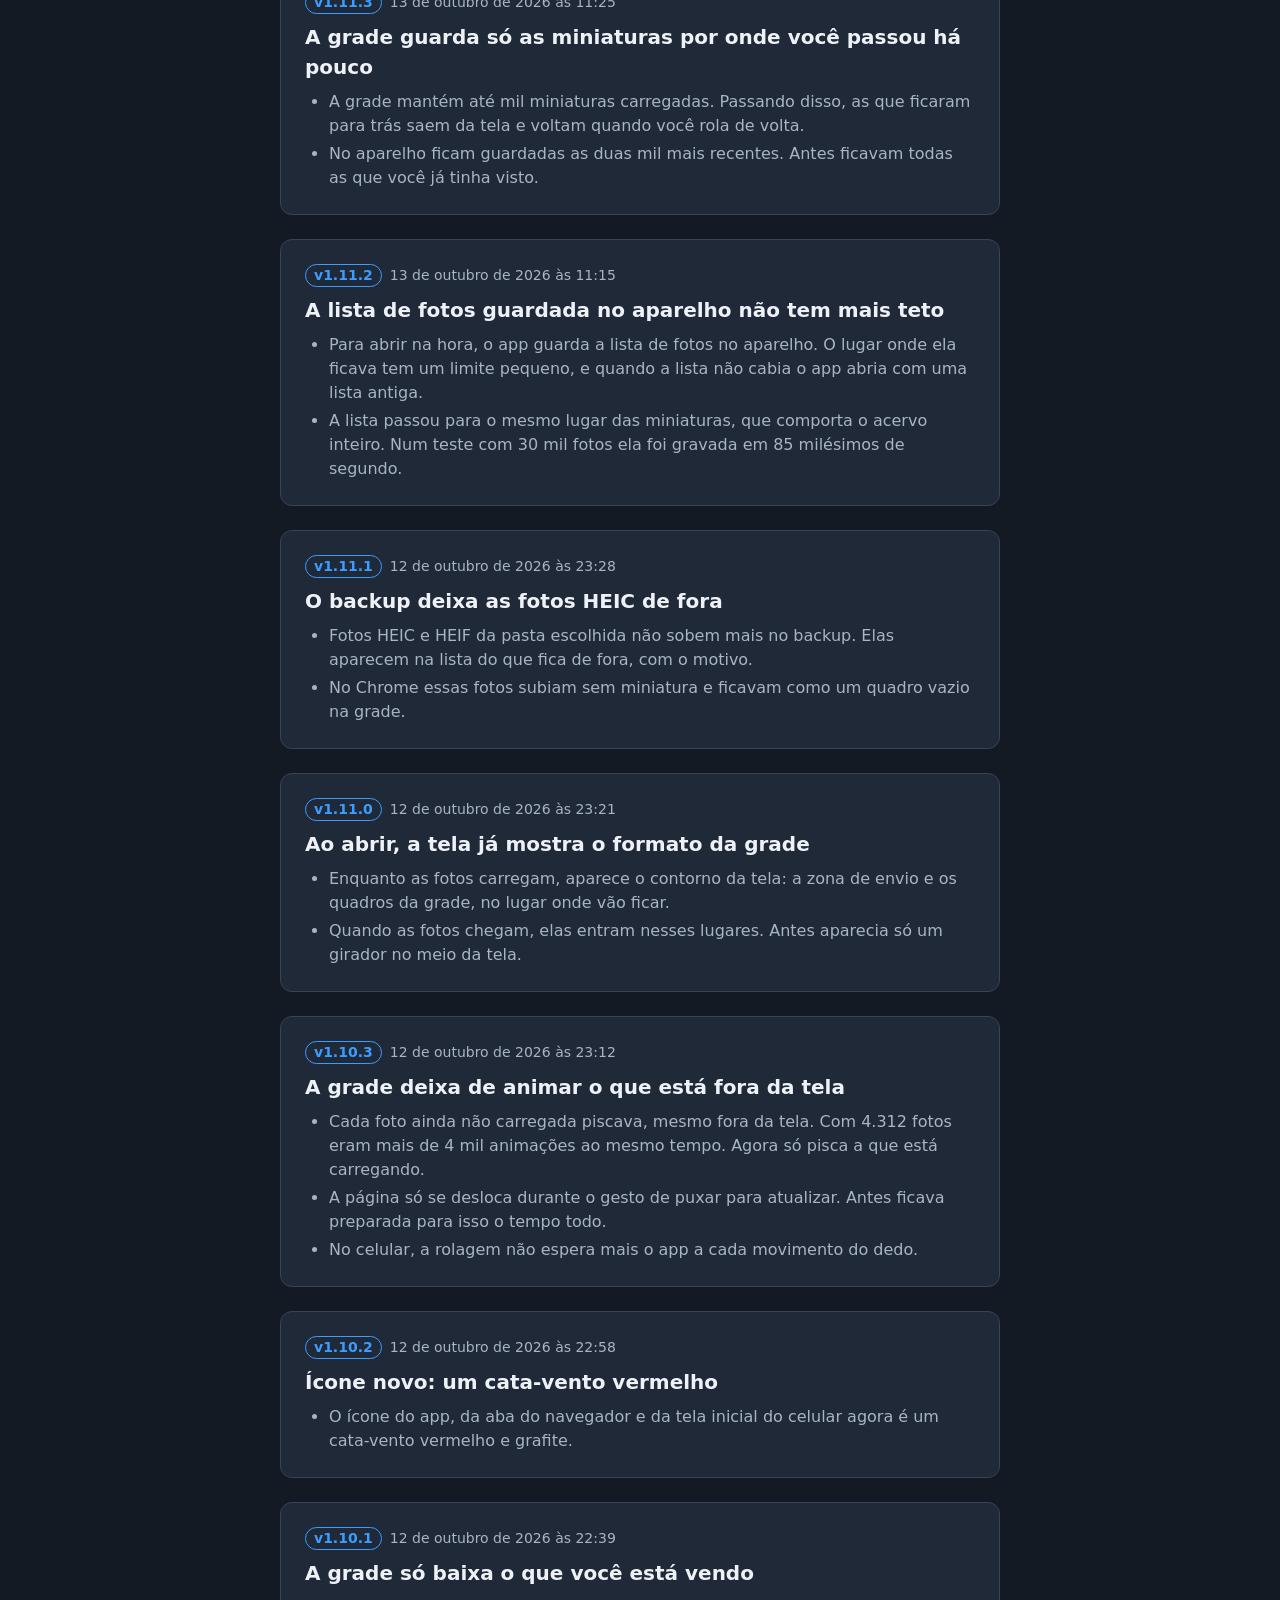
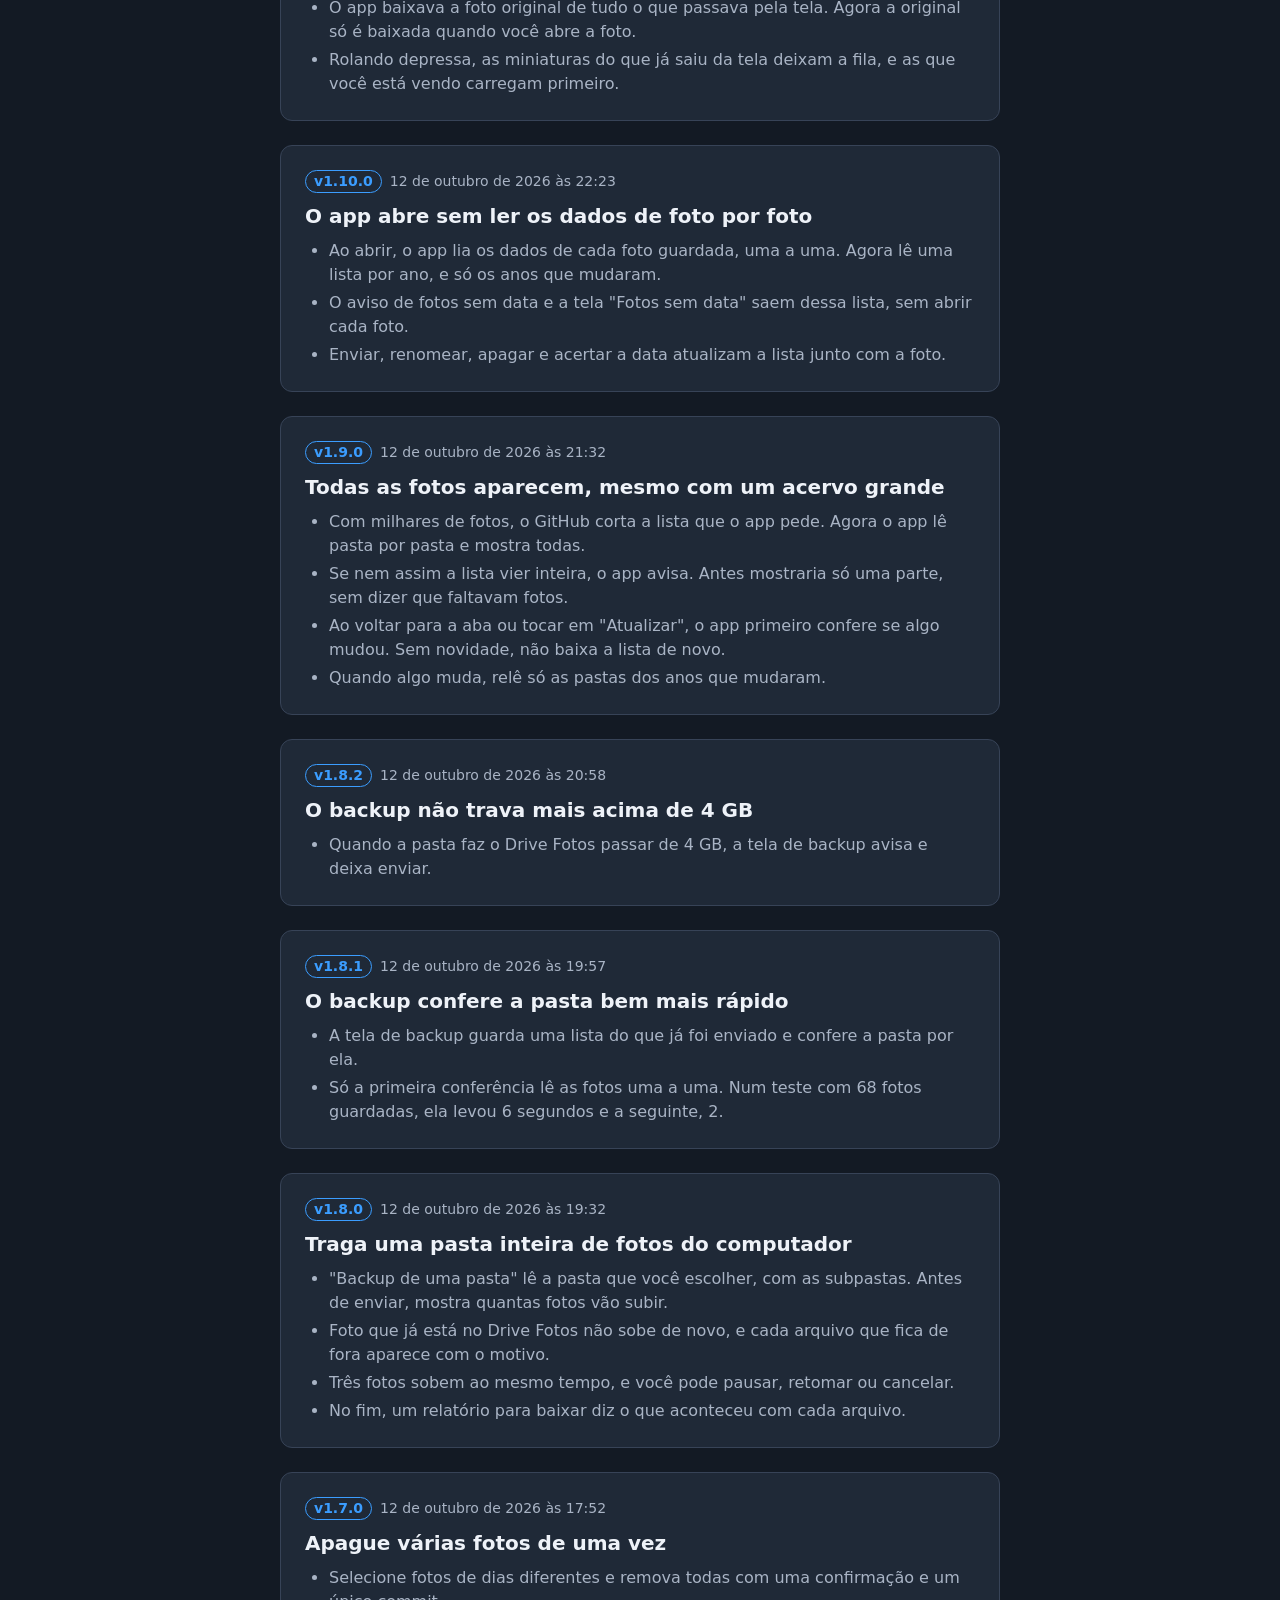
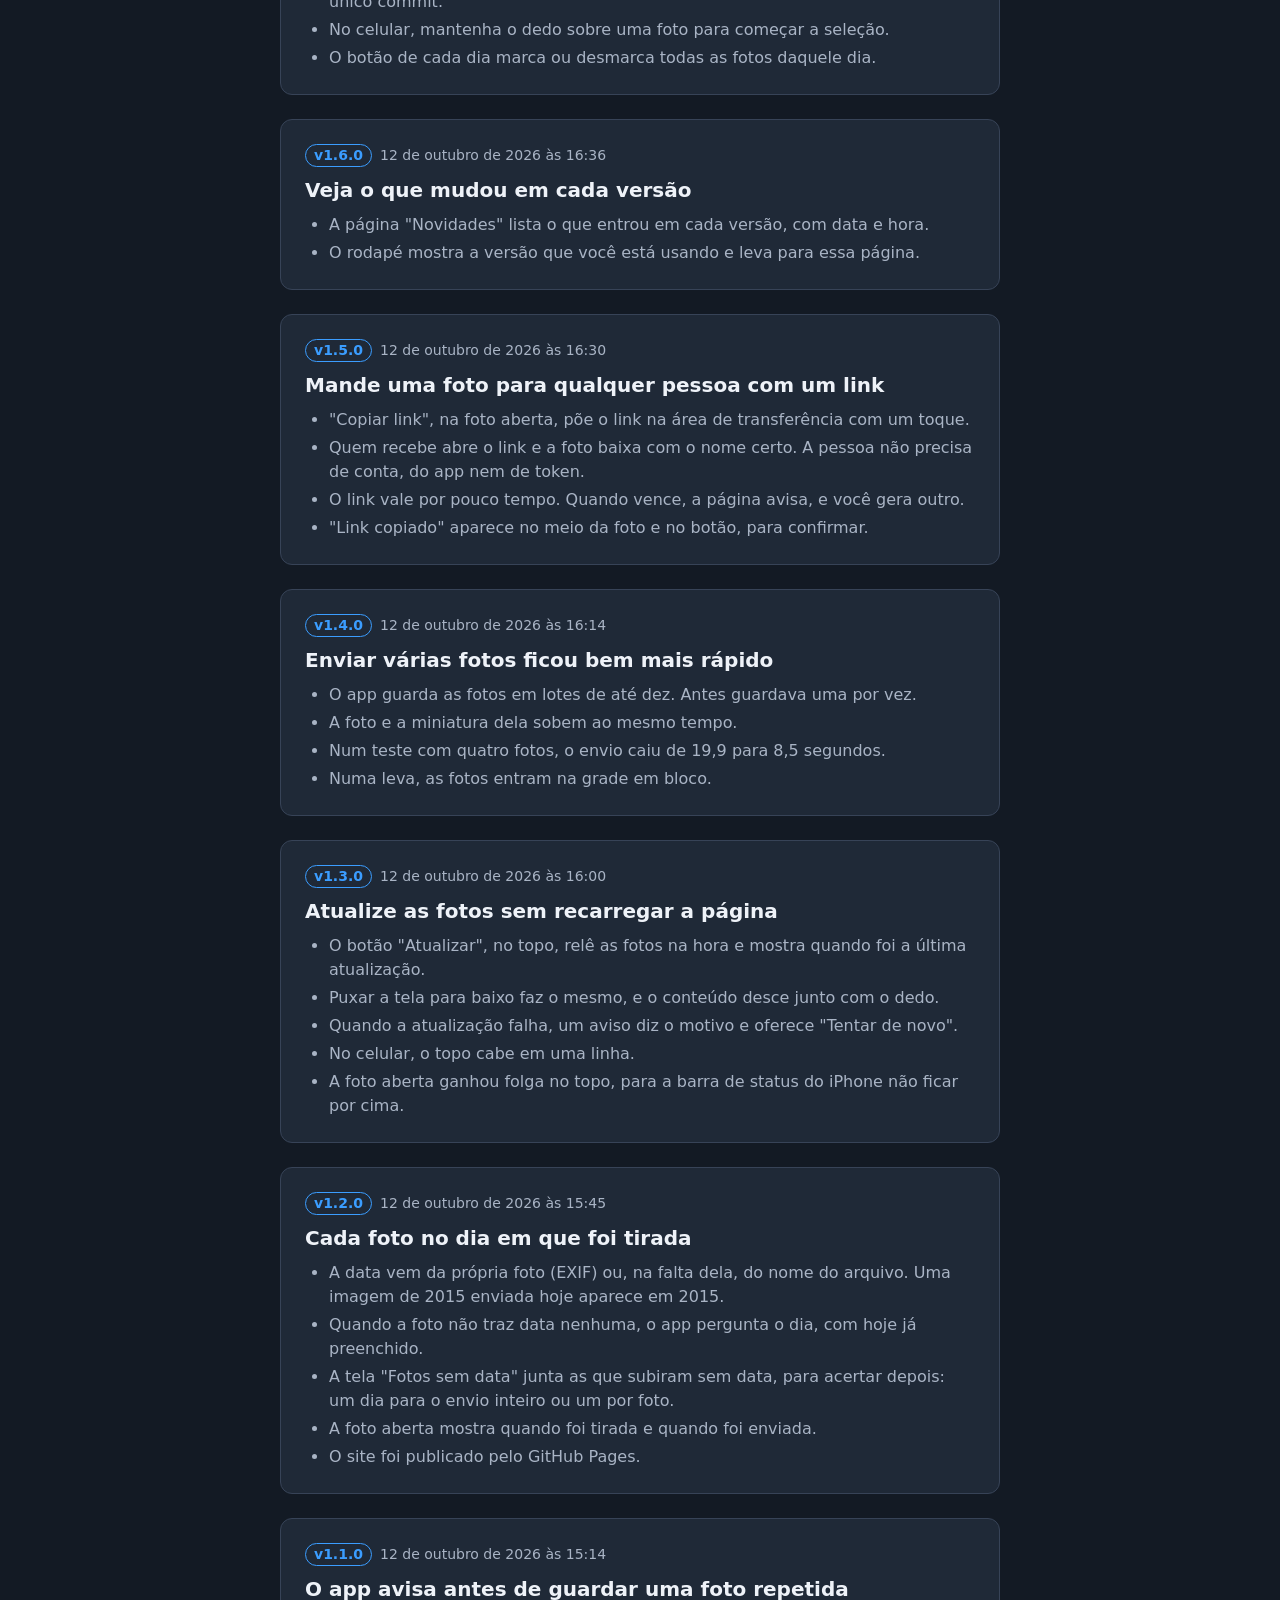
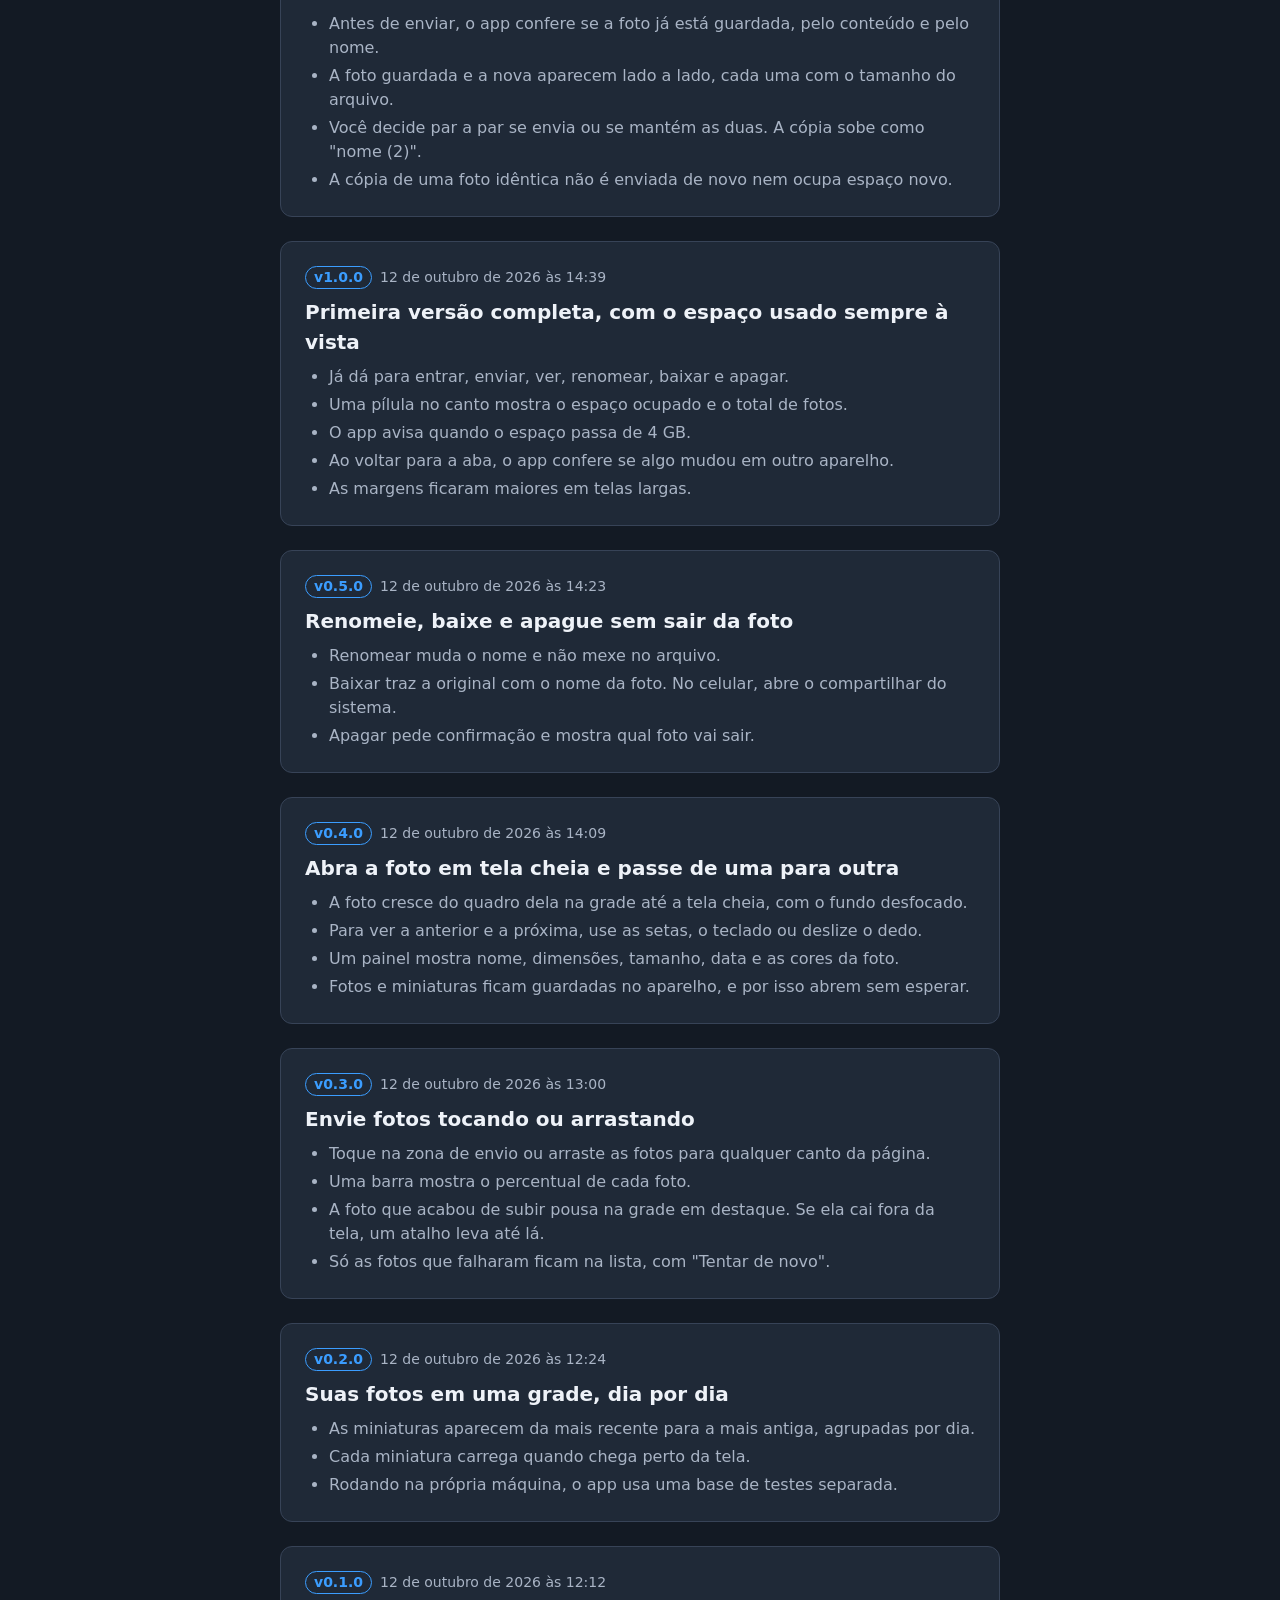
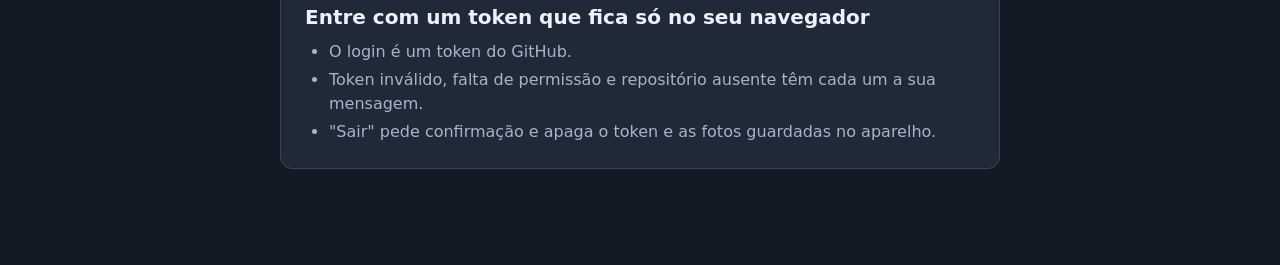
<file: novidades.html>
<!doctype html>
<html lang="pt-BR">
<head>
  <meta charset="utf-8">
  <meta name="viewport" content="width=device-width, initial-scale=1, viewport-fit=cover">
  <meta name="theme-color" content="#131a24">
  <meta name="robots" content="noindex">
  <title>Novidades · Drive Fotos</title>
  <link rel="icon" type="image/svg+xml" href="src/logo.svg">
  <link rel="stylesheet" href="src/style.css">
</head>
<body>
  <header class="topo">
    <p class="topo__titulo"><img class="logo" src="src/logo.svg" alt="" width="24" height="24">Drive Fotos</p>
  </header>

  <main class="pagina">
    <section class="tela novidades">
      <div class="tela__cabeca">
        <a class="botao botao--secundario voltar" href="./">
          <svg class="voltar__seta" viewBox="0 0 24 24" aria-hidden="true"><path d="M15 5l-7 7 7 7"/></svg>
          Voltar para as fotos
        </a>
        <div>
          <h1 class="tela__titulo">Novidades</h1>
          <p class="texto-suave">Tudo o que entrou no Drive Fotos, da versão mais nova para a mais antiga.</p>
          <p class="texto-suave texto-pequeno" id="novidades-atual"></p>
        </div>
      </div>
      <ol class="novidades__lista" id="novidades-lista" reversed></ol>
    </section>
  </main>

  <script type="module" src="src/novidades.js"></script>
</body>
</html>
</file>
<file: src/style.css>
:root {
  --fundo: #131a24;
  --superficie: #1f2937;
  --trilho: #374357;
  --texto: #eef2f8;
  --texto-suave: #a9b4c5;
  --azul: #3b9dff;
  --erro: #ff8585;
  --sucesso: #4ade80;
  --favorita: var(--erro);
  --atencao: #f5a524;
  --foco: #a9d3ff;

  --e1: 4px;
  --e2: 8px;
  --e3: 12px;
  --e4: 16px;
  --e5: 24px;
  --e6: 32px;
  --e7: 48px;

  --margem: var(--e4);

  --altura-uso: calc(var(--e2) * 2 + 1.5 * var(--fonte-pequena) + 2px);

  --raio: 12px;
  --raio-pilula: 999px;

  --fonte-pequena: 0.875rem;
  --fonte-base: 1rem;
  --fonte-titulo: 1.25rem;

  --rapido: 0.2s ease;
  --medio: 0.3s ease;
  --expandir: 0.26s cubic-bezier(0.16, 1, 0.3, 1);
  --lento: 0.6s ease;

  color-scheme: dark;
}

*,
*::before,
*::after {
  box-sizing: border-box;
}

body {
  margin: 0;
  padding: calc(var(--e7) + env(safe-area-inset-top)) env(safe-area-inset-right) 0 env(safe-area-inset-left);
  min-height: 100dvh;
  background: var(--fundo);
  color: var(--texto);
  font: var(--fonte-base) / 1.5 system-ui, -apple-system, 'Segoe UI', Roboto, sans-serif;
  -webkit-text-size-adjust: 100%;
}

h1,
h2,
h3,
p,
ol,
ul {
  margin: 0;
}

ol,
ul {
  padding: 0;
  list-style: none;
}

[hidden] {
  display: none !important;
}

:focus-visible {
  outline: 2px solid var(--foco);
  outline-offset: 2px;
}

h2:focus {
  outline: none;
}

.so-leitor {
  position: absolute;
  width: 1px;
  height: 1px;
  overflow: hidden;
  clip-path: inset(50%);
  white-space: nowrap;
}

.texto-suave {
  color: var(--texto-suave);
}

.texto-pequeno {
  font-size: var(--fonte-pequena);
}

.topo,
.pagina {
  width: 100%;
  max-width: 1600px;
  margin: 0 auto;
  padding: 0 var(--margem);
}

@media (min-width: 640px) {
  :root {
    --margem: var(--e5);
  }
}

@media (min-width: 900px) {
  :root {
    --margem: var(--e6);
  }
}

@media (min-width: 1200px) {
  :root {
    --margem: var(--e7);
  }
}

.topo {
  display: flex;
  align-items: center;
  justify-content: space-between;
  gap: var(--e2);
  min-height: 56px;
}

.logo {
  display: block;
  width: var(--e5);
  height: var(--e5);
}

.logo--grande {
  width: var(--e7);
  height: var(--e7);
}

.topo__titulo {
  display: flex;
  align-items: center;
  gap: var(--e2);
  min-width: 0;
  font-size: var(--fonte-base);
  font-weight: 600;
  color: var(--texto-suave);
  white-space: nowrap;
}

.topo__titulo .logo {
  flex: none;
}

.etiqueta {
  min-width: 0;
  padding: 0 var(--e2);
  overflow: hidden;
  border: 1px solid var(--trilho);
  border-radius: var(--raio-pilula);
  font-size: var(--fonte-pequena);
  font-weight: 400;
  text-overflow: ellipsis;
  white-space: nowrap;
}

@media (max-width: 479px) {
  .etiqueta__resto {
    display: none;
  }
}

.aviso {
  padding: var(--e3) var(--e4);
  border: 1px solid var(--trilho);
  border-radius: var(--raio);
  background: var(--superficie);
  font-size: var(--fonte-pequena);
}

.baixar__previa {
  display: block;
  max-width: 100%;
  max-height: 50dvh;
  border-radius: var(--raio);
  background: var(--superficie);
  object-fit: contain;
}

.baixar__nome {
  overflow-wrap: anywhere;
}

.baixar__botao {
  display: flex;
  align-items: center;
  justify-content: center;
  text-decoration: none;
}

.aviso--link {
  display: block;
  color: var(--texto);
  text-decoration: none;
}

.aviso--link:hover {
  border-color: var(--azul);
}

.aviso--link strong {
  color: var(--azul);
}

.tela__cabeca {
  display: flex;
  flex-direction: column;
  align-items: flex-start;
  gap: var(--e4);
}

.voltar {
  display: inline-flex;
  align-items: center;
  gap: var(--e2);
  padding-left: var(--e3);
  text-decoration: none;
}

.voltar__seta {
  flex: none;
  width: 20px;
  height: 20px;
  fill: none;
  stroke: currentColor;
  stroke-width: 2;
  stroke-linecap: round;
  stroke-linejoin: round;
}

.aviso--erro {
  display: flex;
  flex-wrap: wrap;
  align-items: center;
  justify-content: space-between;
  gap: var(--e2) var(--e4);
  margin-bottom: var(--e5);
  border-color: var(--erro);
}

.aviso--erro[hidden] {
  display: none;
}

.aviso--erro .botao {
  flex: none;
}

.aviso--forte {
  border-color: var(--atencao);
  color: var(--atencao);
}

.pagina {
  padding-bottom: var(--e7);
}

body.modo-selecao .pagina {
  padding-bottom: calc(var(--e7) + 104px + env(safe-area-inset-bottom));
}

.barra-selecao {
  position: fixed;
  right: 0;
  bottom: 0;
  left: 0;
  z-index: 4;
  padding: var(--e3) var(--margem) calc(var(--e3) + env(safe-area-inset-bottom));
  border-top: 1px solid var(--trilho);
  background: color-mix(in srgb, var(--superficie) 96%, transparent);
  box-shadow: 0 -8px 24px color-mix(in srgb, var(--fundo) 35%, transparent);
}

.barra-selecao__conteudo {
  display: flex;
  flex-wrap: wrap;
  align-items: center;
  justify-content: space-between;
  gap: var(--e2) var(--e4);
  width: 100%;
  max-width: 1600px;
  margin: 0 auto;
}

.barra-selecao__contagem {
  font-weight: 600;
  font-variant-numeric: tabular-nums;
}

.barra-selecao__acoes {
  display: flex;
  gap: var(--e2);
}

body.modo-selecao .uso,
body.modo-selecao .inicio {
  display: none;
}

.botao.inicio {
  position: fixed;
  right: var(--margem);
  bottom: calc(var(--e4) + var(--altura-uso) + var(--e2) + env(safe-area-inset-bottom));
  z-index: 1;
  display: inline-flex;
  align-items: center;
  justify-content: center;
  aspect-ratio: 1;
  padding: 0;
  border: 1px solid var(--trilho);
  border-radius: var(--raio-pilula);
  background: var(--superficie);
}

@media (min-width: 360px) {
  .botao.inicio {
    bottom: calc(var(--e4) + env(safe-area-inset-bottom));
  }
}

.rodape {
  display: flex;
  flex-wrap: wrap;
  align-items: center;
  justify-content: center;
  gap: var(--e2) var(--e4);
  width: 100%;
  max-width: 1600px;
  margin: 0 auto;
  padding: var(--e5) var(--margem) calc(var(--e6) + var(--altura-uso) + env(safe-area-inset-bottom));
  border-top: 1px solid var(--trilho);
}

.novidades {
  max-width: 720px;
  margin: 0 auto;
  padding-bottom: var(--e7);
}

.novidades__lista {
  display: flex;
  flex-direction: column;
  gap: var(--e5);
  margin: 0;
  padding: 0;
  list-style: none;
}

.novidades__item {
  display: flex;
  flex-direction: column;
  gap: var(--e2);
  padding: var(--e5);
  border: 1px solid var(--trilho);
  border-radius: var(--raio);
  background: var(--superficie);
}

.novidades__topo {
  display: flex;
  flex-wrap: wrap;
  align-items: center;
  gap: var(--e2);
}

.novidades__versao {
  border-color: var(--azul);
  color: var(--azul);
  font-weight: 600;
  font-variant-numeric: tabular-nums;
}

.novidades__titulo {
  font-size: var(--fonte-titulo);
  font-weight: 600;
}

.novidades__mudancas {
  display: flex;
  flex-direction: column;
  gap: var(--e1);
  padding-left: var(--e5);
  color: var(--texto-suave);
  list-style: disc;
}

.uso {
  position: fixed;
  left: var(--margem);
  bottom: calc(var(--e4) + env(safe-area-inset-bottom));
  z-index: 5;
  display: flex;
  align-items: center;
  gap: var(--e2);
  padding: var(--e2) var(--e4);
  border: 1px solid var(--trilho);
  border-radius: var(--raio-pilula);
  background: var(--superficie);
  box-shadow: 0 12px 32px color-mix(in srgb, var(--fundo) 90%, transparent);
  font-size: var(--fonte-pequena);
  font-variant-numeric: tabular-nums;
}

.uso[hidden] {
  display: none;
}

.uso__icone {
  flex: none;
  width: 16px;
  height: 16px;
  fill: var(--azul);
}

.uso__valor {
  font-weight: 600;
}

.uso__detalhe {
  color: var(--texto-suave);
}

.uso__detalhe::before {
  content: '· ';
}

.topo__acoes {
  display: flex;
  flex: none;
  align-items: center;
}

.mais__abrir {
  display: inline-flex;
  align-items: center;
  margin-left: var(--e2);
  font-weight: 600;
}

.mais__seta {
  width: var(--e4);
  height: var(--e4);
  margin-left: var(--e1);
  fill: none;
  stroke: currentColor;
  stroke-width: 2;
  stroke-linecap: round;
  stroke-linejoin: round;
  transition: transform var(--rapido);
}

[aria-expanded='true'] .mais__seta {
  transform: rotate(180deg);
}

.mais {
  position: fixed;
  inset: auto;
  z-index: 4;
  min-width: min(18rem, calc(100vw - var(--margem) * 2));
  margin: 0;
  padding: var(--e2);
  border: 1px solid var(--trilho);
  border-radius: var(--raio);
  background: var(--superficie);
  color: var(--texto);
}

.mais__lista {
  display: flex;
  flex-direction: column;
  gap: var(--e1);
}

.botao.mais__item {
  display: flex;
  align-items: center;
  justify-content: space-between;
  gap: var(--e4);
  width: 100%;
  color: var(--texto);
  text-align: left;
}

.botao.mais__item:hover {
  background: var(--trilho);
}

.mais__detalhe {
  color: var(--texto-suave);
  font-size: var(--fonte-pequena);
  font-variant-numeric: tabular-nums;
}

.mais__divisor {
  height: 1px;
  margin: var(--e1) 0;
  background: var(--trilho);
}

.topo__sincronia {
  position: absolute;
  width: 1px;
  height: 1px;
  overflow: hidden;
  clip-path: inset(50%);
  white-space: nowrap;
}

@media (min-width: 640px) {
  .topo__sincronia {
    position: static;
    width: auto;
    height: auto;
    margin-right: var(--e2);
    clip-path: none;
  }
}

@media (max-width: 479px) {
  .topo__acoes .botao {
    padding-right: var(--e3);
    padding-left: var(--e3);
  }
}

.tela {
  display: flex;
  flex-direction: column;
  gap: var(--e5);
}

.tela--centro {
  align-items: center;
  width: 100%;
  max-width: 408px;
  margin: 0 auto;
  padding-top: var(--e7);
  text-align: center;
}

.tela__titulo {
  font-size: var(--fonte-titulo);
  font-weight: 600;
}

.pilha {
  display: flex;
  flex-direction: column;
  align-items: stretch;
  gap: var(--e2);
  width: 100%;
}

.botao {
  min-height: 44px;
  padding: var(--e2) var(--e4);
  border: 0;
  border-radius: var(--raio);
  background: none;
  color: inherit;
  font: inherit;
  cursor: pointer;
  text-decoration: none;
  touch-action: manipulation;
  transition: background-color var(--rapido), transform var(--rapido), opacity var(--rapido);
}

.botao:active {
  transform: scale(0.97);
}

.botao:disabled {
  opacity: 0.45;
  cursor: not-allowed;
  transform: none;
}

.botao--primario {
  background: var(--azul);
  color: var(--fundo);
  font-weight: 700;
}

.botao--perigo {
  background: var(--erro);
  color: var(--fundo);
  font-weight: 700;
}

.botao--fantasma {
  color: var(--texto-suave);
}

.botao--fantasma:hover {
  background: var(--superficie);
  color: var(--texto);
}

.botao--secundario {
  background: var(--trilho);
  color: var(--texto);
}

.botao--secundario:hover {
  background: color-mix(in srgb, var(--trilho) 85%, var(--texto));
}

html {
  overscroll-behavior-y: contain;
}

.puxando .topo,
.puxando .pagina,
.puxando .rodape,
.puxar-soltando .topo,
.puxar-soltando .pagina,
.puxar-soltando .rodape {
  transform: translateY(var(--puxar, 0px));
}

.puxar {
  position: fixed;
  top: env(safe-area-inset-top);
  left: 50%;
  opacity: var(--puxar-progresso, 0);
  transform: translate(-50%, calc(var(--puxar, 0px) / 2 - 50%));
  pointer-events: none;
}

.puxar__anel {
  display: block;
  width: var(--e5);
  height: var(--e5);
}

.puxar__anel circle {
  fill: none;
  stroke-width: 3;
}

.puxar__trilho {
  stroke: var(--trilho);
}

.puxar__arco {
  stroke: var(--azul);
  stroke-dasharray: 100 100;
  stroke-dashoffset: 100;
  stroke-linecap: round;
}

.puxar--cheio .puxar__arco {
  stroke: var(--foco);
}

.puxar--recarregando .puxar__anel {
  animation: girar 1s linear infinite;
}

.puxar-soltando .topo,
.puxar-soltando .pagina,
.puxar-soltando .rodape {
  transition: transform var(--medio);
}

.puxar-soltando .puxar {
  transition: transform var(--medio), opacity var(--medio);
}

.girador {
  width: var(--e6);
  height: var(--e6);
  border: 3px solid var(--trilho);
  border-top-color: var(--azul);
  border-radius: var(--raio-pilula);
  animation: girar 1s linear infinite;
}

@keyframes girar {
  to {
    transform: rotate(360deg);
  }
}

.envio {
  display: flex;
  flex-direction: column;
  gap: var(--e3);
}

.carregando {
  position: fixed;
  inset: 0;
  align-items: center;
  justify-content: center;
  gap: var(--e4);
  pointer-events: none;
}

.carregando__logo {
  width: 72px;
  height: 72px;
  animation: surgir var(--medio) 0.3s both;
}

.carregando__logo svg {
  display: block;
  width: 100%;
  height: 100%;
  animation: girar 1.4s cubic-bezier(0.5, 0, 0.5, 1) infinite;
}

.carregando__logo--voando {
  position: fixed;
  z-index: 6;
  animation: none;
  pointer-events: none;
}

.carregando__logo--voando svg {
  animation: none;
}

.carregando__texto {
  color: var(--texto-suave);
  font-size: var(--fonte-pequena);
  animation: surgir var(--medio) 1.2s both;
}

body:has(#tela-carregando:not([hidden])) .topo__titulo .logo,
.logo--esperando {
  opacity: 0;
}

body:has(#tela-carregando:not([hidden])) .rodape {
  visibility: hidden;
}

.zona {
  position: relative;
  display: flex;
  flex-direction: column;
  align-items: center;
  justify-content: center;
  gap: var(--e1);
  width: 100%;
  min-height: 144px;
  padding: var(--e5) var(--e4);
  overflow: hidden;
  border: 2px dashed color-mix(in srgb, var(--azul) 55%, var(--trilho));
  border-radius: var(--raio);
  background: var(--superficie);
  color: var(--texto-suave);
  font: inherit;
  text-align: center;
  cursor: pointer;
  touch-action: manipulation;
  transition: border-color var(--rapido), background-color var(--rapido), color var(--rapido), transform var(--rapido);
}

.zona:hover,
.zona--ativa {
  border-color: var(--azul);
  background: color-mix(in srgb, var(--azul) 10%, var(--superficie));
  color: var(--texto);
}

.zona:active {
  transform: scale(0.99);
}

.zona__icone,
.veu__icone {
  fill: none;
  stroke: currentColor;
  stroke-width: 1.75;
  stroke-linecap: round;
  stroke-linejoin: round;
}

.zona__icone {
  width: var(--e6);
  height: var(--e6);
  color: var(--azul);
  transition: transform var(--rapido), color var(--rapido);
}

.zona:hover .zona__icone,
.zona--ativa .zona__icone {
  color: var(--azul);
  transform: translateY(calc(var(--e1) * -1));
}

.zona__titulo {
  max-width: 100%;
  overflow: hidden;
  color: var(--texto);
  font-weight: 600;
  text-overflow: ellipsis;
  white-space: nowrap;
}

.zona__detalhe {
  font-size: var(--fonte-pequena);
  font-variant-numeric: tabular-nums;
}

.zona__barra {
  display: block;
  width: 100%;
  max-width: 408px;
  height: var(--e1);
  margin-top: var(--e2);
  overflow: hidden;
  border-radius: var(--raio-pilula);
  background: var(--trilho);
}

.zona__barra-cheia {
  display: block;
  height: 100%;
  border-radius: var(--raio-pilula);
  background: var(--azul);
  transform: scaleX(var(--progresso, 0));
  transform-origin: left center;
  transition: transform var(--rapido);
}

.zona--varrendo::after {
  content: '';
  position: absolute;
  inset: 0;
  background: linear-gradient(
    90deg,
    transparent 0%,
    color-mix(in srgb, var(--azul) 6%, transparent) 44%,
    color-mix(in srgb, var(--azul) 22%, transparent) 50%,
    color-mix(in srgb, var(--azul) 6%, transparent) 56%,
    transparent 100%
  );
  transform: translateX(-100%);
  animation: varrer 1.4s cubic-bezier(0.45, 0, 0.55, 1) infinite;
  pointer-events: none;
}

@keyframes varrer {
  to {
    transform: translateX(100%);
  }
}

.veu {
  position: fixed;
  inset: 0;
  z-index: 6;
  background: color-mix(in srgb, var(--fundo) 40%, transparent);
  -webkit-backdrop-filter: blur(3px);
  backdrop-filter: blur(3px);
  transform-origin: 0 0;
  animation: veu-expande var(--expandir);
  pointer-events: none;
}

@keyframes veu-expande {
  from {
    transform: translate(var(--zona-x, 0px), var(--zona-y, 0px)) scale(var(--zona-escala-x, 0.9), var(--zona-escala-y, 0.9));
    opacity: 0.4;
  }
}

.veu__quadro {
  position: absolute;
  inset: var(--e4);
  display: flex;
  flex-direction: column;
  align-items: center;
  justify-content: center;
  gap: var(--e2);
  border: 2px dashed var(--azul);
  border-radius: var(--raio);
  background: color-mix(in srgb, var(--azul) 12%, transparent);
}

.veu__icone {
  width: var(--e7);
  height: var(--e7);
  color: var(--azul);
  animation: quicar 0.9s ease-in-out infinite;
}

@keyframes quicar {
  50% {
    transform: translateY(calc(var(--e2) * -1));
  }
}

.fila {
  display: flex;
  flex-direction: column;
  gap: var(--e2);
  padding: var(--e3) var(--e4);
  border-radius: var(--raio);
  background: var(--superficie);
}

.fila__topo {
  display: flex;
  align-items: center;
  justify-content: space-between;
  gap: var(--e3);
  min-height: 44px;
  font-weight: 600;
}

.fila__lista {
  display: flex;
  flex-direction: column;
}

.fila__item {
  display: flex;
  align-items: center;
  justify-content: space-between;
  gap: var(--e3);
  padding: var(--e2) 0;
  border-top: 1px solid var(--trilho);
}

.fila__texto {
  display: flex;
  flex-direction: column;
  min-width: 0;
}

.fila__nome {
  overflow: hidden;
  text-overflow: ellipsis;
  white-space: nowrap;
}

.fila__estado {
  color: var(--erro);
  font-size: var(--fonte-pequena);
}

.fila__item .botao {
  flex: none;
  color: var(--texto);
  font-weight: 700;
}

.backup {
  display: flex;
  flex-direction: column;
  gap: var(--e3);
  padding: var(--e4);
  border: 1px solid var(--trilho);
  border-radius: var(--raio);
  background: var(--superficie);
}

.backup-pagina {
  max-width: 760px;
  padding-bottom: var(--e7);
}

.backup-pagina__cabeca {
  display: flex;
  flex-direction: column;
  gap: var(--e2);
  margin-bottom: var(--e5);
}

.backup-pagina .topo > .botao {
  display: inline-flex;
  align-items: center;
  justify-content: center;
}

.backup__acoes {
  display: flex;
  align-items: center;
  justify-content: flex-start;
  flex-wrap: wrap;
  gap: var(--e2);
}

.backup__titulo {
  font-size: var(--fonte-titulo);
  font-weight: 600;
}

.backup__resumo,
.backup__andamento,
.backup__escolha {
  display: flex;
  flex-direction: column;
  gap: var(--e3);
}

.backup__detalhes {
  display: flex;
  flex-direction: column;
  gap: var(--e1);
}

.backup__detalhes:empty {
  display: none;
}

.backup summary {
  padding: var(--e2) 0;
  color: var(--texto-suave);
  cursor: pointer;
}

.backup-pagina > .aviso {
  margin-bottom: var(--e4);
}

.backup__repetidas-lista,
.backup__lista {
  display: flex;
  flex-direction: column;
  gap: var(--e2);
}

.backup__repetidas-lista label,
.backup__lista li {
  display: flex;
  align-items: flex-start;
  gap: var(--e2);
  overflow-wrap: anywhere;
}

.backup__repetidas-lista input {
  flex: none;
  margin-top: 0.35em;
}

.backup__lista li {
  justify-content: space-between;
  padding-bottom: var(--e2);
  border-bottom: 1px solid var(--trilho);
}

.backup__lista li span:first-child {
  min-width: 0;
}

.backup__lista li span:last-child {
  color: var(--texto-suave);
  text-align: right;
}

.backup progress {
  width: 100%;
  height: 0.75rem;
  accent-color: var(--azul);
}

.backup__andamento--concluido progress {
  accent-color: var(--sucesso);
}

.backup__placar {
  display: flex;
  flex-wrap: wrap;
  align-items: baseline;
  justify-content: space-between;
  gap: var(--e1) var(--e3);
}

.backup__percentual {
  font-size: var(--fonte-titulo);
  font-weight: 700;
  font-variant-numeric: tabular-nums;
}

.selecao-topo {
  display: flex;
  justify-content: flex-end;
  margin-bottom: var(--e3);
}

.dias {
  --colunas: 3;
  container-type: inline-size;
  display: flex;
  flex-wrap: wrap;
  gap: var(--e5) var(--e4);
}

.dia {
  display: flex;
  flex: 0 0 100%;
  flex-direction: column;
  gap: var(--e2);
  min-width: 0;
}

.dia__titulo {
  font-size: var(--fonte-pequena);
  font-weight: 600;
}

.dia__cabeca {
  display: flex;
  align-items: center;
  justify-content: space-between;
  gap: var(--e2);
}

.dia__selecao {
  display: none;
  flex: none;
  align-items: center;
  justify-content: center;
  width: 44px;
  height: 44px;
  cursor: pointer;
}

body.modo-selecao .dia__selecao {
  display: flex;
}

.dia__selecao input {
  width: 22px;
  height: 22px;
  margin: 0;
  accent-color: var(--azul);
}

.grade {
  isolation: isolate;
  display: flex;
  flex-wrap: wrap;
  gap: var(--e2);
}

.grade__quadro {
  position: relative;

  width: calc((100cqw - (var(--colunas) - 1) * var(--e2)) / var(--colunas) - 0.1px);
  aspect-ratio: 1;
  overflow: hidden;
  border-radius: var(--e2);
  background: var(--superficie);
}

@media (min-width: 480px) {
  .dias {
    --colunas: 4;
  }
}

@media (min-width: 640px) {
  .dias {
    --colunas: 5;
  }
}

@media (min-width: 900px) {
  .dias {
    --colunas: 6;
  }

  .dia {
    flex: 0 1 auto;
    max-width: 100%;
  }
}

@media (min-width: 1200px) {
  .dias {
    --colunas: 7;
  }
}

@media (min-width: 1500px) {
  .dias {
    --colunas: 8;
  }
}

.grade__botao {
  position: relative;
  display: block;
  width: 100%;
  height: 100%;
  padding: 0;
  overflow: hidden;
  border-radius: inherit;
  border: 0;
  background: none;
  color: inherit;
  cursor: pointer;
}

.grade--selecao .grade__botao {
  cursor: pointer;
  touch-action: manipulation;
  -webkit-touch-callout: none;
  user-select: none;
}

.grade--selecao .grade__botao::before,
.grade--selecao .grade__botao::after {
  position: absolute;
  z-index: 1;
  top: var(--e2);
  right: var(--e2);
  width: 24px;
  height: 24px;
  border-radius: 50%;
  content: '';
  pointer-events: none;
}

.grade--selecao .grade__botao::before {
  border: 2px solid white;
  background: color-mix(in srgb, var(--fundo) 55%, transparent);
  box-shadow: 0 1px 5px color-mix(in srgb, var(--fundo) 60%, transparent);
}

.grade--selecao .grade__quadro--selecionado .grade__botao::before {
  border-color: var(--azul);
  background: var(--azul);
}

.grade--selecao .grade__botao::after {
  top: calc(var(--e2) + 6px);
  right: calc(var(--e2) + 8px);
  width: 8px;
  height: 12px;
  border: solid var(--fundo);
  border-width: 0 2px 2px 0;
  border-radius: 0;
  opacity: 0;
  transform: rotate(45deg);
}

.grade--selecao .grade__quadro--selecionado .grade__botao::after {
  opacity: 1;
}

.grade--selecao .grade__botao:hover .grade__imagem {
  transform: none;
}

.grade__botao:focus-visible {
  outline-offset: -2px;
}

.grade__botao .grade__imagem {
  transition: transform var(--rapido);
}

.grade__botao:hover .grade__imagem {
  transform: scale(1.04);
}

.grade__quadro {
  transition: opacity var(--medio);
}

.grade__quadro::before {
  content: '';
  position: absolute;
  inset: 0;
  z-index: 1;
  border: 2px solid var(--favorita);
  border-radius: inherit;
  opacity: 0;
  transition: opacity var(--medio);
  pointer-events: none;
}

.grade__quadro--favorita::before {
  opacity: 1;
}

.grade__quadro--destaque {
  z-index: 1;
  overflow: visible;
  outline: 3px solid var(--azul);
  outline-offset: -3px;
}

.grade__quadro--pousou {
  animation: destaque-pousa var(--rapido);
}

@keyframes destaque-pousa {
  from {
    transform: scale(1.05);
  }
}

.grade__quadro--pousou::after {
  content: '';
  position: absolute;
  inset: 0;
  border: 3px solid var(--azul);
  opacity: 0;
  animation: destaque-halo 1.2s ease-out 0.2s 2;
  pointer-events: none;
}

@keyframes destaque-halo {
  from {
    transform: scale(1);
    opacity: 0.7;
  }

  to {
    transform: scale(1.18);
    opacity: 0;
  }
}

.grade__selo {
  position: absolute;
  bottom: var(--e2);
  left: var(--e2);
  z-index: 1;
  padding: 0 var(--e2);
  border-radius: var(--raio-pilula);
  background: var(--azul);
  color: var(--fundo);
  font-size: var(--fonte-pequena);
  font-weight: 700;
  pointer-events: none;
}

.grade__quadro--pousou .grade__selo {
  animation: destaque-selo var(--medio) 0.15s backwards;
}

@keyframes destaque-selo {
  from {
    transform: translateY(var(--e2));
    opacity: 0;
  }
}

.dias--holofote .grade__quadro:not(.grade__quadro--destaque) {
  opacity: 0.3;
}

.voo {
  position: fixed;
  top: 0;
  left: 0;
  z-index: 2;
  overflow: hidden;
  outline: 3px solid var(--azul);
  outline-offset: -3px;
  background: var(--superficie);
  transform-origin: 50% -140%;
  pointer-events: none;
}

.atalho {
  position: fixed;
  right: var(--margem);

  bottom: calc(var(--e4) + var(--altura-uso) + var(--e2) + env(safe-area-inset-bottom));
  left: var(--margem);
  z-index: 3;
  display: flex;
  align-items: center;
  gap: var(--e3);
  max-width: 408px;
  margin: 0 auto;
  padding: var(--e2) var(--e2) var(--e2) var(--e3);
  border: 1px solid var(--trilho);
  border-radius: var(--raio);
  background: var(--superficie);
  animation: atalho-entra var(--expandir);
}

@keyframes atalho-entra {
  from {
    transform: translateY(var(--e5));
    opacity: 0;
  }
}

.atalho__foto {
  flex: none;
  width: 44px;
  height: 44px;
  overflow: hidden;
  border-radius: var(--raio);
  background: var(--fundo);
}

.atalho__texto {
  flex: 1;
  min-width: 0;
  font-weight: 600;
}

.atalho .botao {
  flex: none;
}

.grade__quadro--carregando {
  animation: pulsar 1.6s ease-in-out infinite;
}

.grade__quadro--vazio {
  border: 1px dashed var(--trilho);
}

.grade__imagem {
  display: block;
  width: 100%;
  height: 100%;
  border-radius: inherit;
  object-fit: cover;
}

.grade__imagem--nova {
  animation: surgir var(--medio);
}

@keyframes pulsar {
  50% {
    opacity: 0.55;
  }
}

@keyframes surgir {
  from {
    opacity: 0;
  }
}

.visor {
  width: 100vw;
  max-width: none;
  height: 100dvh;
  max-height: none;
  margin: 0;
  padding: 0;
  overflow: hidden;
  border: 0;
  background: none;
  color: var(--texto);
}

.visor[open] {
  display: flex;
  flex-direction: column;
}

.visor__ambiente {
  position: absolute;
  inset: 0;
  z-index: -1;
  overflow: hidden;
  background: var(--fundo);
}

.visor__desfoque {
  position: absolute;
  top: -15%;
  left: -15%;
  width: 130%;
  max-width: none;
  height: 130%;
  object-fit: cover;
  filter: blur(64px) saturate(1.6) brightness(0.7);
  opacity: 0;
  transition: opacity var(--lento);
}

.visor__desfoque--visivel {
  opacity: 1;
}

.visor__vinheta {
  position: absolute;
  inset: 0;
  background: radial-gradient(ellipse 75% 70% at 45% 45%, transparent 30%, color-mix(in srgb, var(--fundo) 75%, transparent) 100%);
}

.visor__topo {
  display: flex;
  flex: none;
  align-items: center;
  justify-content: space-between;
  gap: var(--e3);
  min-height: 56px;
  padding: calc(var(--e2) + env(safe-area-inset-top)) calc(var(--margem) - var(--e2)) 0 var(--margem);
}

@media (max-width: 899px) {
  .visor__topo {
    padding-top: calc(var(--e5) + env(safe-area-inset-top));
  }
}

.visor__legenda {
  display: flex;
  flex-wrap: wrap;
  align-items: baseline;
  gap: 0 var(--e3);
  font-weight: 600;
}

.visor__acoes {
  display: flex;
  flex: none;
}

.visor__info[aria-pressed='true'] {
  color: var(--texto);
}

.visor__corpo {
  display: flex;
  flex: 1;
  gap: var(--e5);
  min-height: 0;
  padding: 0 var(--margem) var(--e2);
}

.visor__palco {
  position: relative;
  display: flex;
  flex: 1;
  align-items: center;
  justify-content: center;
  min-width: 0;
  min-height: 0;
  touch-action: none;
}

.visor__topo,
.visor__rodape,
.visor__seta {
  transition: opacity var(--rapido);
}

.visor--limpo .visor__topo,
.visor--limpo .visor__rodape,
.visor--limpo .visor__seta,
.visor--arrastando .visor__topo,
.visor--arrastando .visor__rodape,
.visor--arrastando .visor__seta,
.visor--ampliada .visor__seta {
  opacity: 0;
  pointer-events: none;
}

.visor--assentando .visor__foto {
  transition: transform var(--medio);
}

.visor--assentando .visor__ambiente {
  transition: opacity var(--medio);
}

.visor__zoom {
  display: none;
}

.visor__botoes {
  flex-wrap: nowrap;
  align-items: center;
  gap: var(--e1);
  padding: var(--e1);
  border: 1px solid color-mix(in srgb, var(--trilho) 70%, transparent);
  border-radius: var(--raio-pilula);
  background: color-mix(in srgb, var(--superficie) 75%, transparent);
  -webkit-backdrop-filter: blur(16px);
  backdrop-filter: blur(16px);
}

.visor__acao {
  display: flex;
  align-items: center;
  justify-content: center;
  width: 52px;
  height: 52px;
  padding: 0;
  border-radius: var(--raio-pilula);
}

.visor__acao:active {
  background: var(--trilho);
}

.visor__rodape .visor__botoes .visor__acao--apagar {
  color: var(--erro);
}

.visor__icone {
  width: var(--e5);
  height: var(--e5);
  fill: none;
  stroke: currentColor;
  stroke-width: 1.8;
  stroke-linecap: round;
  stroke-linejoin: round;
}

.visor__acao[aria-busy='true'] .visor__icone {
  animation: pulsar 1.6s ease-in-out infinite;
}

.visor__rotulo {
  position: absolute;
  width: 1px;
  height: 1px;
  overflow: hidden;
  clip-path: inset(50%);
  white-space: nowrap;
}

.visor__divisor {
  display: block;
  width: 1px;
  height: var(--e5);
  background: var(--trilho);
}

@media (max-width: 899px) {
  .visor__zoom {
    display: block;
  }

  .visor__corpo {
    position: absolute;
    inset: 0;
    padding: env(safe-area-inset-top) env(safe-area-inset-right) env(safe-area-inset-bottom) env(safe-area-inset-left);
  }

  .visor__topo,
  .visor__rodape {
    position: relative;
    z-index: 1;
  }

  .visor__topo {
    padding-bottom: var(--e5);
    background: linear-gradient(color-mix(in srgb, var(--fundo) 80%, transparent), transparent);
  }

  .visor__rodape {
    margin-top: auto;
    padding-top: var(--e6);
    background: linear-gradient(transparent, color-mix(in srgb, var(--fundo) 80%, transparent));
  }
}

.visor__foto {
  position: relative;
  flex: none;
  width: 100%;
  height: 100%;
}

.visor__foto img {
  position: absolute;
  inset: 0;
  width: 100%;
  height: 100%;
  object-fit: contain;
}

.visor__girador {
  position: absolute;
}

.visor__erro {
  position: absolute;
  display: flex;
  flex-direction: column;
  align-items: center;
  gap: var(--e3);
  max-width: 408px;
  padding: var(--e5);
  border-radius: var(--raio);
  background: var(--superficie);
  text-align: center;
}

.visor__seta {
  position: absolute;
  top: 50%;
  display: flex;
  align-items: center;
  justify-content: center;
  width: 56px;
  height: 56px;
  margin-top: -28px;
  padding: 0;
  border-radius: var(--raio-pilula);
  background: color-mix(in srgb, var(--superficie) 80%, transparent);
}

.visor__seta:hover {
  background: var(--superficie);
}

.visor__seta svg {
  width: var(--e5);
  height: var(--e5);
  fill: none;
  stroke: currentColor;
  stroke-width: 2;
  stroke-linecap: round;
  stroke-linejoin: round;
}

.visor__seta--anterior {
  left: 0;
}

.visor__seta--proxima {
  right: 0;
}

.visor__seta:disabled {
  visibility: hidden;
}

.visor__confirmacao {
  position: absolute;
  top: 50%;
  left: 50%;
  z-index: 2;
  display: flex;
  align-items: center;
  gap: var(--e3);
  margin: 0;
  padding: var(--e4) var(--e5);
  border: 1px solid var(--trilho);
  border-radius: var(--raio);
  background: var(--superficie);
  font-size: var(--fonte-titulo);
  font-weight: 600;
  white-space: nowrap;
  transform: translate(-50%, -50%);
  pointer-events: none;
  animation: confirmar var(--expandir);
}

.visor__confirmacao[hidden] {
  display: none;
}

.visor__confirmacao-icone {
  flex: none;
  width: var(--e5);
  height: var(--e5);
  fill: none;
  stroke: var(--azul);
  stroke-width: 2.5;
  stroke-linecap: round;
  stroke-linejoin: round;
}

@keyframes confirmar {
  from {
    opacity: 0;
    transform: translate(-50%, -50%) scale(0.92);
  }
}

.visor__rodape {
  display: flex;
  flex: none;
  flex-direction: column;
  align-items: center;
  gap: var(--e1);
  padding: 0 var(--margem) calc(var(--e4) + env(safe-area-inset-bottom));
}

.visor__botoes {
  display: flex;
  justify-content: center;
}

.visor__rodape .botao--fantasma {
  color: var(--texto);
}

.visor__painel,
.visor__info {
  display: none;
}

@media (min-width: 900px) {
  .visor__info {
    display: block;
  }

  .visor__painel {
    display: flex;
    flex: none;
    flex-direction: column;
    align-self: center;
    gap: var(--e3);
    width: 320px;
    max-height: 100%;
    padding: var(--e5);
    overflow-y: auto;
    border: 1px solid var(--trilho);
    border-radius: var(--raio);
    background: color-mix(in srgb, var(--superficie) 70%, transparent);
    -webkit-backdrop-filter: blur(24px);
    backdrop-filter: blur(24px);
    animation: painel-entra var(--expandir);
  }
}

@keyframes painel-entra {
  from {
    transform: translateX(var(--e5));
    opacity: 0;
  }
}

.visor__nome {
  font-size: var(--fonte-titulo);
  font-weight: 700;
  line-height: 1.2;
  overflow-wrap: anywhere;
}

.visor__dados {
  display: grid;
  grid-template-columns: auto 1fr;
  gap: var(--e1) var(--e4);
  margin: 0;
  font-size: var(--fonte-pequena);
}

.visor__dados dt {
  color: var(--texto-suave);
}

.visor__dados dd {
  margin: 0;
  font-variant-numeric: tabular-nums;
  text-align: right;
}

.visor__analise {
  display: flex;
  flex-direction: column;
  gap: var(--e2);
}

.visor__subtitulo,
.visor__linha {
  color: var(--texto-suave);
  font-size: var(--fonte-pequena);
}

.visor__subtitulo {
  font-weight: 600;
}

.visor__paleta {
  display: grid;
  grid-template-columns: repeat(6, 1fr);
  gap: var(--e2);
}

.visor__paleta li {
  aspect-ratio: 1;
  border: 1px solid var(--trilho);
  border-radius: var(--e2);
}

.visor__linha {
  display: flex;
  justify-content: space-between;
}

.visor__linha b {
  color: var(--texto);
  font-weight: 600;
}

.dialogo {
  width: min(100% - var(--e6), 408px);
  max-height: calc(100dvh - var(--e6));
  padding: var(--e5);
  border: 0;
  border-radius: var(--raio);
  background: var(--superficie);
  color: var(--texto);
}

.dialogo::backdrop {
  background: color-mix(in srgb, var(--fundo) 80%, transparent);
}

.login::backdrop {
  background: var(--fundo);
}

.dialogo form {
  display: flex;
  flex-direction: column;
  gap: var(--e3);
}

.dialogo__acoes {
  display: flex;
  gap: var(--e2);
  margin-top: var(--e2);
}

.dialogo__acoes .botao {
  flex: 1;
}

@media (min-width: 480px) {
  .dialogo__acoes {
    justify-content: flex-end;
  }

  .dialogo__acoes .botao {
    flex: none;
  }
}

.dialogo__alvo {
  display: flex;
  align-items: center;
  gap: var(--e3);
}

.dialogo__miniatura {
  flex: none;
  width: 64px;
  height: 64px;
  border-radius: var(--e2);
  background: var(--trilho);
  object-fit: cover;
}

.dialogo__alvo-texto {
  min-width: 0;
}

.dialogo__nome {
  overflow-wrap: anywhere;
}

.repetidas {
  display: flex;
  flex-direction: column;
  gap: var(--e4);
  max-height: 50dvh;

  margin: calc(var(--e2) * -1);
  padding: var(--e2);
  overflow-y: auto;
  list-style: none;
}

.repetidas__item {
  display: grid;
  grid-template-columns: 1fr 1fr;
  gap: var(--e3);
}

.repetidas__foto {
  display: flex;
  flex-direction: column;
  gap: var(--e2);
  min-width: 0;
  margin: 0;
}

.repetidas__legenda {
  display: flex;
  flex-direction: column;
  overflow-wrap: anywhere;
}

.repetidas__quadro {
  position: relative;
  aspect-ratio: 1;
  overflow: hidden;
  border-radius: var(--e2);
  background: var(--trilho);
}

.repetidas__foto--nova .repetidas__quadro {
  outline: 3px solid var(--azul);
  outline-offset: -3px;
}

.repetidas__foto--nova .repetidas__legenda > :first-child {
  color: var(--azul);
  font-weight: 600;
}

.repetidas__foto--outra .repetidas__imagem {
  filter: saturate(0.45) brightness(0.75);
}

.repetidas__imagem {
  display: block;
  width: 100%;
  height: 100%;
  object-fit: cover;
}

.sem-data {
  display: flex;
  flex-direction: column;
  gap: var(--e4);
  max-height: 50dvh;
  margin: calc(var(--e2) * -1);
  padding: var(--e2);
  overflow-y: auto;
  list-style: none;
}

.pendentes {
  display: flex;
  flex-direction: column;
  gap: var(--e6);
}

.pendentes__grupo {
  display: flex;
  flex-direction: column;
  gap: var(--e5);
  padding: var(--e5);
  border: 1px solid var(--trilho);
  border-radius: var(--raio);
  background: var(--superficie);
}

.pendentes__titulo {
  font-size: var(--fonte-base);
  font-weight: 600;
}

.pendentes__ferramenta {
  display: flex;
  flex-wrap: wrap;
  align-items: center;
  gap: var(--e2) var(--e3);
  padding: var(--e3) var(--e4);
  border-radius: var(--raio);
  background: var(--fundo);
}

.pendentes__ferramenta .campo {
  width: auto;
}

.pendentes__lista {
  display: grid;
  grid-template-columns: repeat(auto-fill, minmax(min(100%, 200px), 1fr));
  gap: var(--e5) var(--e4);
  margin: 0;
  padding: 0;
  list-style: none;
}

.pendentes__item {
  display: flex;
  flex-direction: column;
  gap: var(--e2);
  min-width: 0;
}

.pendentes__quadro {
  position: relative;
  display: block;
}

.pendentes__imagem {
  display: block;
  width: 100%;
  aspect-ratio: 1;
  border-radius: var(--e2);
  background: var(--trilho);
  object-fit: cover;
  transition: opacity var(--medio);
}

.pendentes__item--salvando .pendentes__imagem,
.pendentes__item--salva .pendentes__imagem {
  opacity: 0.35;
}

.pendentes__item--salvando .pendentes__quadro::after,
.pendentes__item--salva .pendentes__quadro::after {
  content: '';
  position: absolute;
  inset: 0;
  width: var(--e6);
  height: var(--e6);
  margin: auto;
  border: 3px solid var(--trilho);
  border-top-color: var(--azul);
  border-radius: var(--raio-pilula);
  animation: girar 1s linear infinite;
}

.pendentes__item--salva .pendentes__quadro::after {
  border-color: var(--azul);
  background: var(--azul);
  animation: pendente-salva var(--expandir);
}

.pendentes__item--salva .pendentes__quadro::before {
  content: '';
  position: absolute;
  inset: 0;
  z-index: 1;
  width: var(--e2);
  height: var(--e4);
  margin: auto;
  border: solid var(--fundo);
  border-width: 0 3px 3px 0;
  transform: translateY(-2px) rotate(45deg);
  animation: surgir var(--medio);
}

.pendentes__item--salva {
  transition: opacity var(--medio), transform var(--medio);
}

.pendentes__item--saindo {
  opacity: 0;
  transform: scale(0.94);
}

@keyframes pendente-salva {
  from {
    transform: scale(0.6);
  }
}

.pendentes__nome {
  overflow: hidden;
  font-size: var(--fonte-pequena);
  font-weight: 600;
  text-overflow: ellipsis;
  white-space: nowrap;
}

.pendentes__certa {
  display: flex;
  align-items: center;
  gap: var(--e2);
  min-height: 44px;
  color: var(--texto-suave);
  font-size: var(--fonte-pequena);
  cursor: pointer;
}

.pendentes__certa input {
  flex: none;
  width: 20px;
  height: 20px;
  margin: 0;
  accent-color: var(--azul);
}

.pendentes .campo:disabled {
  opacity: 0.45;
}

.pendentes__rodape {
  display: flex;
  flex-wrap: wrap;
  align-items: center;
  justify-content: space-between;
  gap: var(--e3);
  padding-top: var(--e4);
  border-top: 1px solid var(--trilho);
}

.pendentes .campo {
  color-scheme: dark;
}

.sem-data__item {
  display: flex;
  align-items: flex-start;
  gap: var(--e3);
}

.sem-data__campos {
  display: flex;
  flex: 1;
  flex-direction: column;
  align-items: flex-start;
  gap: var(--e1);
  min-width: 0;
  overflow-wrap: anywhere;
}

.sem-data__campos .botao {
  text-align: left;
}

.sem-data .campo {
  color-scheme: dark;
}

.repetidas__motivo {
  grid-column: 1 / -1;
  margin: 0;
  font-size: var(--fonte-pequena);
}

.repetidas--varias .repetidas__item {
  padding: var(--e3);
  border: 1px solid var(--trilho);
  border-radius: var(--raio);
}

.repetidas__escolha {
  display: flex;
  grid-column: 1 / -1;
  align-items: center;
  gap: var(--e2);
  min-height: 44px;
  margin: var(--e1) calc(var(--e3) * -1) calc(var(--e3) * -1);
  padding: var(--e1) var(--e3);
  border-top: 1px solid var(--trilho);
  cursor: pointer;
}

.repetidas__escolha input {
  flex: none;
  width: 20px;
  height: 20px;
  margin: 0;
  accent-color: var(--azul);
}

.repetidas__tamanho {
  position: absolute;
  right: var(--e2);
  bottom: var(--e2);
  padding: 0 var(--e2);
  border-radius: var(--raio-pilula);
  background: color-mix(in srgb, var(--fundo) 80%, transparent);
  font-size: var(--fonte-pequena);
  font-variant-numeric: tabular-nums;
}

.login__passos {
  display: flex;
  flex-direction: column;
  gap: var(--e2);
  padding-left: var(--e5);
  list-style: decimal;
  font-size: var(--fonte-pequena);
}

.login__passos strong {
  color: var(--texto);
  overflow-wrap: anywhere;
}

.campo__rotulo {
  font-weight: 600;
}

.campo {
  width: 100%;
  min-height: 44px;
  padding: var(--e2) var(--e3);
  border: 1px solid var(--trilho);
  border-radius: var(--raio);
  background: var(--fundo);
  color: var(--texto);
  font: inherit;
}

.campo-com-sufixo {
  display: flex;
  align-items: center;
  gap: var(--e2);
}

.campo[aria-invalid='true'] {
  border-color: var(--erro);
}

.campo__erro {
  color: var(--erro);
  font-size: var(--fonte-pequena);
}

@media (prefers-reduced-motion: reduce) {
  .visor__confirmacao {
    animation: none;
  }

  .puxar-soltando .topo,
  .puxar-soltando .pagina,
  .puxar-soltando .puxar {
    transition: none;
  }

  .puxar--recarregando .puxar__anel {
    animation-duration: 3s;
  }

  .botao,
  .zona,
  .zona__icone,
  .grade__botao .grade__imagem {
    transition: none;
  }

  .visor__painel {
    animation: none;
  }

  .visor__desfoque {
    transition: none;
  }

  .zona--varrendo::after {
    display: none;
  }

  .zona__barra-cheia {
    transition: none;
  }

  .veu,
  .veu__icone {
    animation: none;
  }

  .girador,
  .pendentes__item--salvando .pendentes__quadro::after {
    animation-duration: 3s;
  }

  .pendentes__imagem {
    transition: none;
  }

  .pendentes__item--salva .pendentes__quadro::after,
  .pendentes__item--salva .pendentes__quadro::before {
    animation: none;
  }

  .grade__quadro {
    transition: none;
  }

  .mais__seta {
    transition: none;
  }

  .carregando__logo svg {
    animation: pulsar 1.6s ease-in-out infinite;
  }

  .grade__quadro--carregando,
  .grade__quadro--pousou,
  .grade__quadro--pousou::after,
  .grade__quadro--pousou .grade__selo,
  .atalho,
  .grade__imagem--nova {
    animation: none;
  }
}

.favoritas {
  display: flex;
  flex-direction: column;
  gap: var(--e3);
  margin-top: var(--e5);
}

.favoritas__cabeca,
.favoritas__filtro {
  display: flex;
  align-items: center;
  justify-content: space-between;
  gap: var(--e3);
}

.favoritas__filtro {
  margin-top: var(--e5);
}

.favoritas__titulo {
  display: flex;
  align-items: center;
  gap: var(--e2);
  font-size: var(--fonte-base);
  font-weight: 700;
}

.favoritas__titulo .coracao {
  width: 18px;
  height: 18px;
}

.favoritas__quantas {
  color: var(--texto-suave);
  font-weight: 400;
}

.favoritas__faixa {
  display: grid;
  grid-auto-columns: 42%;
  grid-auto-flow: column;
  gap: var(--e2);
  margin: 0 calc(var(--margem) * -1);
  padding: 0 var(--margem) var(--e2);
  overflow-x: auto;
  scroll-padding: 0 var(--margem);
  scroll-snap-type: x mandatory;
  list-style: none;
  scrollbar-width: thin;
}

@media (min-width: 700px) {
  .favoritas__faixa {
    grid-auto-columns: 200px;
    margin: 0;
    padding: 0 0 var(--e2);
  }
}

.favoritas__item {
  position: relative;
  aspect-ratio: 3 / 4;
  overflow: hidden;
  border-radius: var(--raio);
  background: var(--superficie);
  scroll-snap-align: start;
}

.favoritas__item button {
  display: block;
  width: 100%;
  height: 100%;
  padding: 0;
  border: 0;
  background: none;
  cursor: pointer;
}

.favoritas__item img {
  display: block;
  width: 100%;
  height: 100%;
  object-fit: cover;
  transition: transform var(--medio);
}

.favoritas__item button:hover img {
  transform: scale(1.04);
}

.favoritas__data {
  position: absolute;
  right: 0;
  bottom: 0;
  left: 0;
  padding: var(--e5) var(--e2) var(--e2);
  background: linear-gradient(transparent, color-mix(in srgb, var(--fundo) 85%, transparent));
  color: var(--texto);
  font-size: var(--fonte-pequena);
  font-weight: 600;
  text-align: left;
  pointer-events: none;
}

.favoritas__vazia {
  margin-top: var(--e4);
  padding: var(--e4);
  border: 1px dashed var(--trilho);
  border-radius: var(--raio);
  color: var(--texto-suave);
  font-size: var(--fonte-pequena);
}

.coracao {
  fill: none;
  stroke: currentColor;
  stroke-width: 1.8;
  stroke-linejoin: round;
}

.coracao--cheio,
.visor__acao--favorita[aria-pressed='true'] .coracao {
  fill: var(--favorita);
  stroke: var(--favorita);
}

.grade__favoritar {
  position: absolute;
  z-index: 2;
  right: var(--e1);
  bottom: var(--e1);
  display: flex;
  width: 36px;
  height: 36px;
  align-items: center;
  justify-content: center;
  padding: 0;
  border: 0;
  border-radius: var(--raio-pilula);
  background: color-mix(in srgb, var(--fundo) 70%, transparent);
  color: var(--texto);
  opacity: 0;
  cursor: pointer;
  transition: opacity var(--rapido);
}

.grade__favoritar .coracao {
  width: 20px;
  height: 20px;
}

.grade__quadro:hover .grade__favoritar,
.grade__favoritar:focus-visible,
.grade__favoritar[aria-pressed='true'] {
  opacity: 1;
}

.grade--selecao .grade__favoritar {
  pointer-events: none;
}

.grade--selecao .grade__favoritar[aria-pressed='false'] {
  display: none;
}

@media (hover: none) {
  .grade__favoritar[aria-pressed='false'] {
    display: none;
  }
}

.pulsa {
  animation: pulsa-favorita var(--expandir);
}

@keyframes pulsa-favorita {
  50% {
    transform: scale(1.3);
  }
}

@media (prefers-reduced-motion: reduce) {
  .pulsa {
    animation: none;
  }
}
</file>
